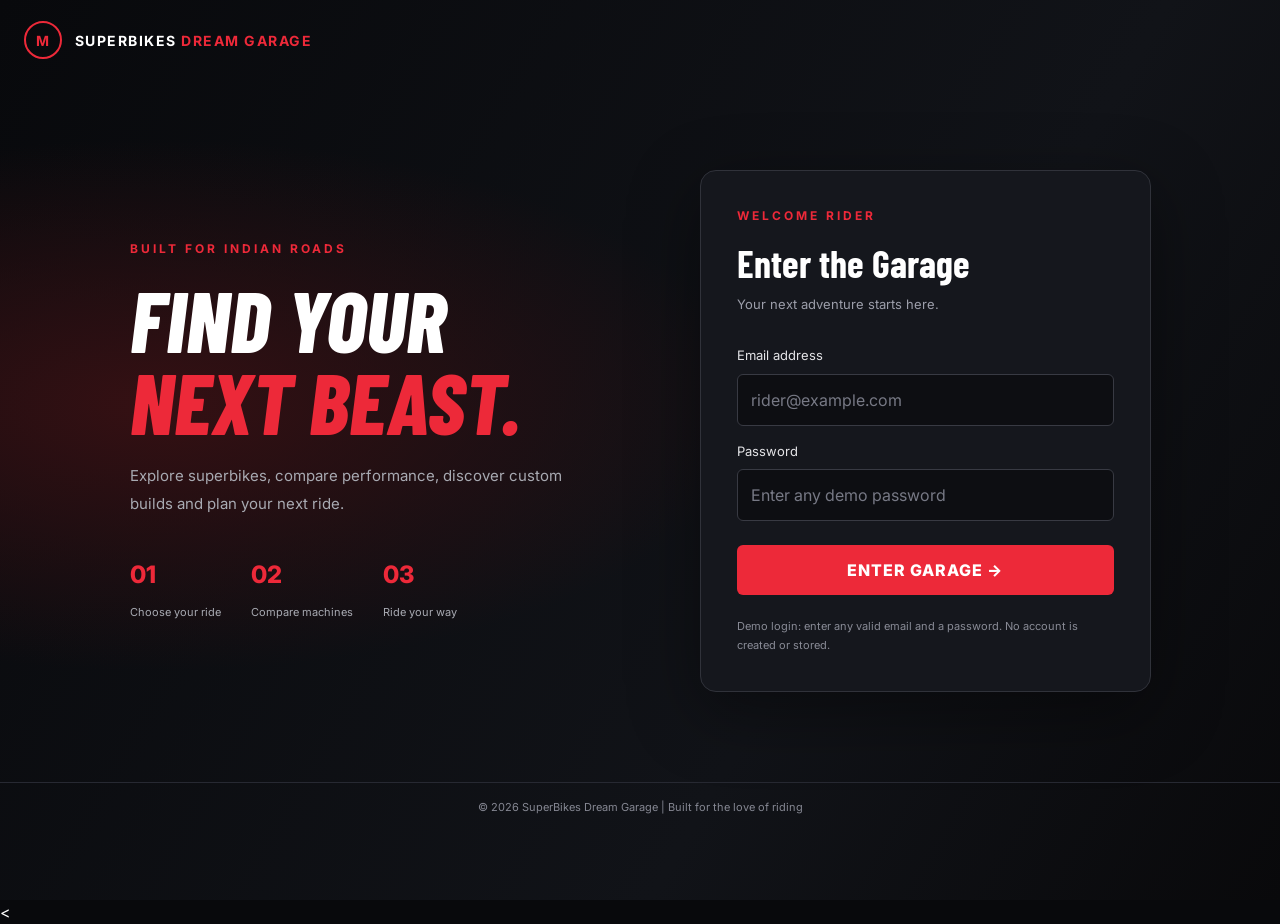
<file: index.html>
<!DOCTYPE html>
<html lang="en">
<head>
<script>
  if (sessionStorage.getItem("sdgDemoAccess") !== "true") {
    window.location.replace("login.html");
  }
</script>
    <meta charset="UTF-8">
    <meta name="viewport" content="width=device-width, initial-scale=1.0">
    <title>Home | SuperBikes Dream Garage</title>

    <!-- Bootstrap CSS -->
    <link href="https://cdn.jsdelivr.net/npm/bootstrap@5.3.3/dist/css/bootstrap.min.css" rel="stylesheet">

    <!-- Custom CSS -->
    <link rel="stylesheet" href="css/style.css">
</head>

<body>

    <!-- NAVBAR -->
    <nav class="navbar navbar-expand-lg navbar-dark garage-navbar">
        <div class="container">
            <a class="navbar-brand fw-bold" href="index.html">
                <span class="brand-icon"></span>
                SUPERBIKES <span class="text-danger">DREAM GARAGE</span>
            </a>

            <button class="navbar-togagler" type="button"
                data-bs-toggle="collapse" data-bs-target="#mainNavbar"
                aria-controls="mainNavbar" aria-expanded="false"
                aria-label="Toggle navigation">
                <span class="navbar-toggler-icon"></span>
            </button>

            <div class="collapse navbar-collapse" id="mainNavbar">
                <<ul class="navbar-nav ms-auto gap-lg-2">
        <li class="nav-item"><a class="nav-link" href="index.html">Home</a></li>
        <li class="nav-item"><a class="nav-link" href="bikes.html">Bikes</a></li>
        <li class="nav-item"><a class="nav-link" href="finder.html">Bike Finder</a></li>
        <li class="nav-item"><a class="nav-link" href="compare.html">Compare</a></li>
        <li class="nav-item"><a class="nav-link" href="cost-calculator.html">Cost Calculator</a></li>
        <li class="nav-item"><a class="nav-link" href="showrooms.html">Showrooms</a></li>
        <li class="nav-item"><a class="nav-link" href="customizer.html">Customizer</a></li>
        <li class="nav-item"><a class="nav-link" href="community.html">Rider Hub</a></li>
        <li class="nav-item"><a class="nav-link" href="contact.html">Contact</a></li>
      </ul>
            </div>
        </div>
    </nav>

    <!-- HERO SECTION -->
    <section class="home-hero">
        <div class="container">
            <div class="row align-items-center g-5">

                <div class="col-lg-7">
                    <p class="section-label">BUILT FOR INDIAN ROADS</p>

                    <h1 class="hero-title">
                        FIND YOUR<br>
                        <span>NEXT BEAST.</span>
                    </h1>

                    <p class="hero-description">
                        Discover powerful superbikes, compare performance,
                        explore custom builds, and find the machine that
                        matches your riding style.
                    </p>

                    <div class="d-flex flex-wrap gap-3 mt-4">
                        <a href="bikes.html" class="btn btn-danger btn-lg">
                            EXPLORE GARAGE →
                        </a>

                        <a href="compare.html" class="btn btn-outline-light btn-lg">
                            COMPARE BIKES
                        </a>
                    </div>

                    <div class="hero-stats">
                        <div>
                            <h3>01</h3>
                            <p>Find Your Ride</p>
                        </div>
                        <div>
                            <h3>02</h3>
                            <p>Compare Machines</p>
                        </div>
                        <div>
                            <h3>03</h3>
                            <p>Ride Your Way</p>
                            </div>
</file>
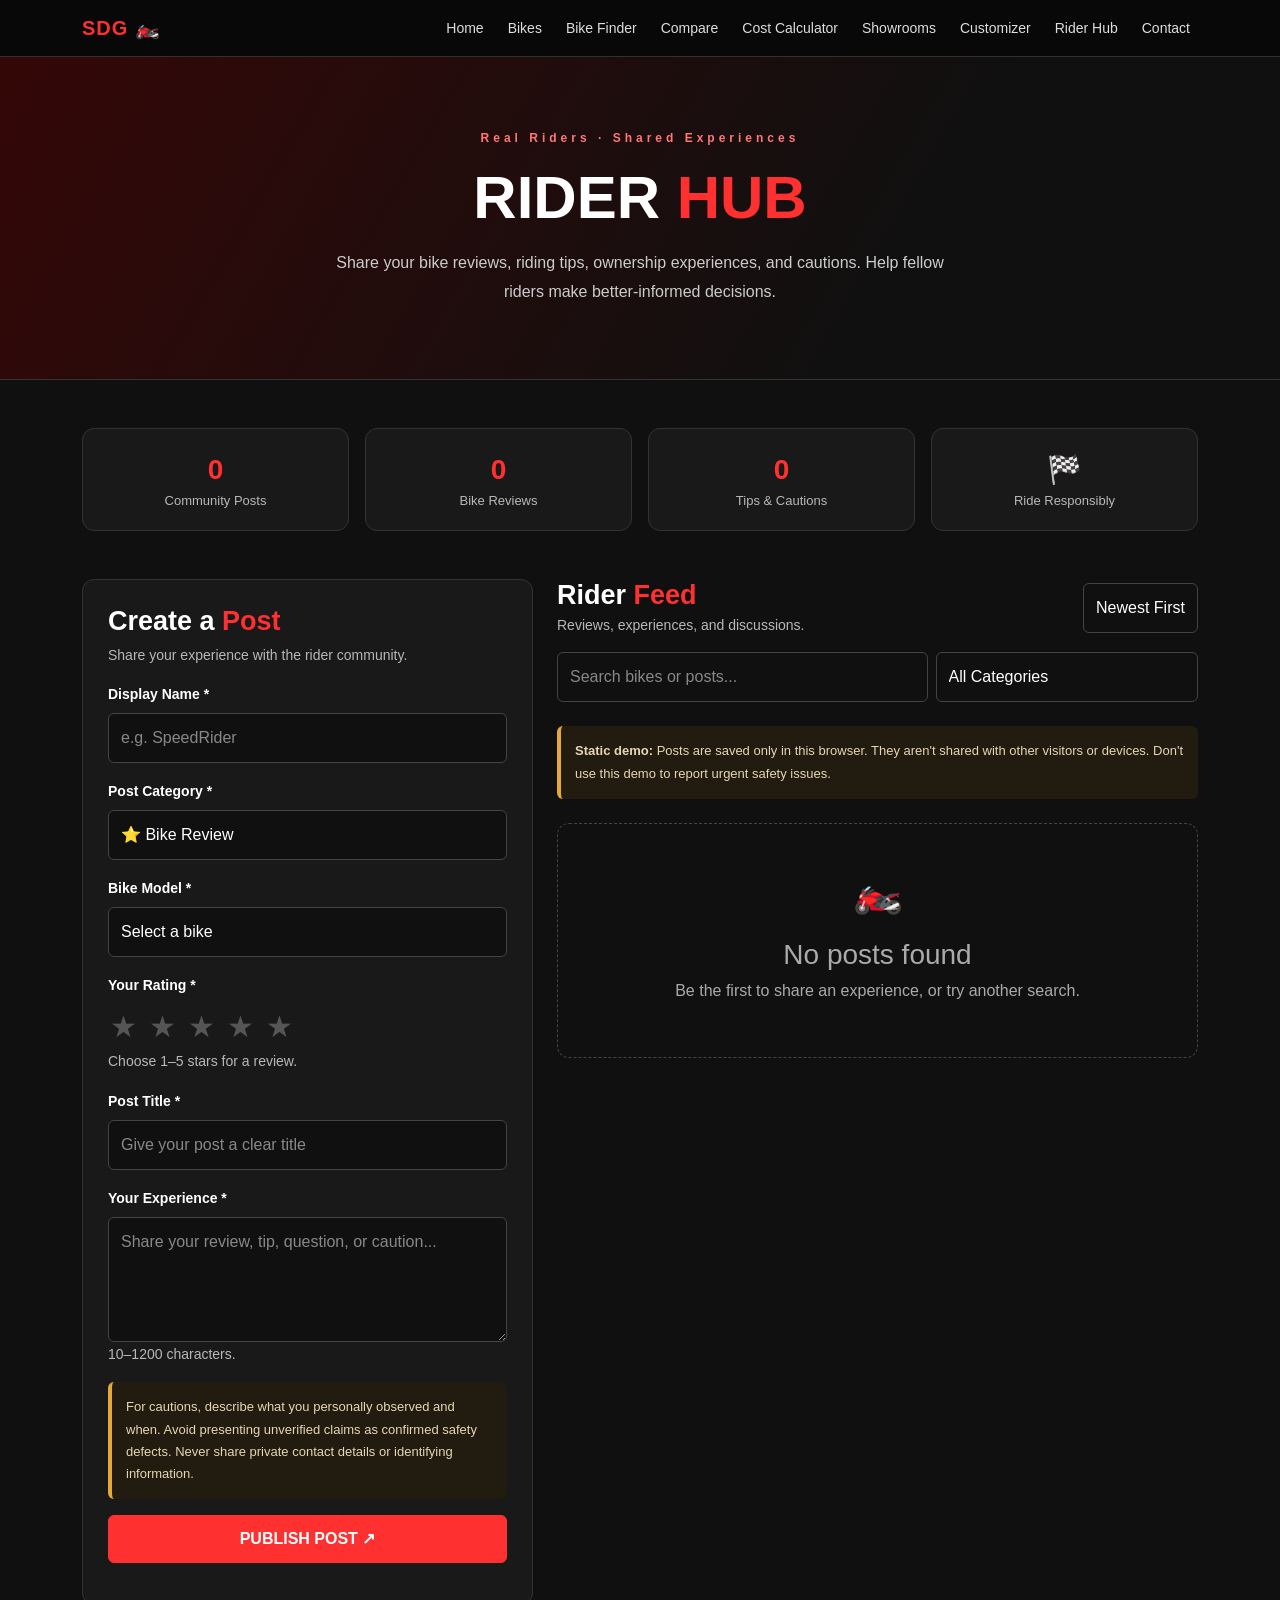
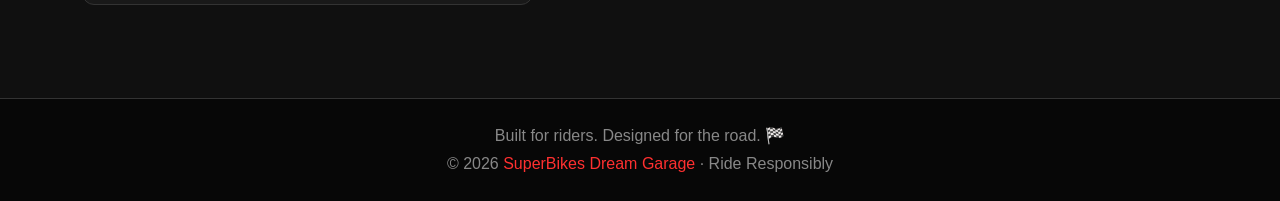
<file: community.html>
<!DOCTYPE html>
<html lang="en">
<head>
  <meta charset="UTF-8">
  <meta name="viewport" content="width=device-width, initial-scale=1.0">
  <title>Rider Hub | SuperBikes Dream Garage</title>

  <link href="https://cdn.jsdelivr.net/npm/bootstrap@5.3.3/dist/css/bootstrap.min.css"
        rel="stylesheet">

  <style>
    :root {
      --red: #ff3030;
      --dark: #101010;
      --card: #191919;
      --muted: #b8b8b8;
    }

    * { box-sizing: border-box; }

    body {
      background: var(--dark);
      color: #fff;
      font-family: Arial, sans-serif;
    }

    .navbar {
      background: #080808;
      border-bottom: 1px solid #303030;
    }

    .navbar-brand {
      color: var(--red) !important;
      font-weight: 900;
      letter-spacing: 1px;
    }

    .nav-link {
      color: #ddd !important;
      font-size: 14px;
    }

    .nav-link:hover, .nav-link.active {
      color: var(--red) !important;
    }

    .hero {
      padding: 72px 20px;
      text-align: center;
      background: linear-gradient(120deg, #350707, #101010 70%);
      border-bottom: 1px solid #333;
    }

    .hero-tag {
      color: #ff7777;
      font-size: 12px;
      font-weight: bold;
      letter-spacing: 4px;
    }

    .hero h1 {
      font-size: clamp(36px, 5vw, 60px);
      font-weight: 900;
      text-transform: uppercase;
      margin: 15px 0;
    }

    .hero h1 span { color: var(--red); }

    .hero p {
      color: #ccc;
      max-width: 650px;
      margin: auto;
      line-height: 1.8;
    }

    .stat-card, .panel, .post-card {
      background: var(--card);
      border: 1px solid #333;
      border-radius: 12px;
    }

    .stat-card {
      padding: 20px;
      text-align: center;
      height: 100%;
    }

    .stat-number {
      color: var(--red);
      font-size: 28px;
      font-weight: 900;
    }

    .stat-label {
      color: var(--muted);
      font-size: 13px;
    }

    .section-title {
      font-size: 27px;
      font-weight: 900;
    }

    .section-title span { color: var(--red); }

    .muted { color: var(--muted); }

    .panel { padding: 25px; }

    .form-label {
      font-weight: bold;
      font-size: 14px;
    }

    .form-control, .form-select {
      background: #101010;
      color: white;
      border: 1px solid #444;
      padding: 12px;
    }

    .form-control:focus, .form-select:focus {
      background: #101010;
      color: white;
      border-color: var(--red);
      box-shadow: 0 0 0 3px #ff303022;
    }

    .form-control::placeholder { color: #888; }

    .form-select option {
      background: #101010;
      color: white;
    }

    textarea.form-control {
      min-height: 125px;
      resize: vertical;
    }

    .btn-red {
      background: var(--red);
      color: white;
      border: 1px solid var(--red);
      font-weight: bold;
      padding: 11px 18px;
    }

    .btn-red:hover {
      background: #d82020;
      color: white;
    }

    .btn-outline-light { font-weight: bold; }

    .star-picker {
      display: flex;
      gap: 8px;
    }

    .star-button {
      border: 0;
      background: transparent;
      color: #555;
      font-size: 30px;
      padding: 0 2px;
      cursor: pointer;
    }

    .star-button.selected { color: #ffc247; }

    .post-card {
      padding: 22px;
      margin-bottom: 16px;
      overflow-wrap: anywhere;
    }

    .post-top {
      display: flex;
      align-items: flex-start;
      justify-content: space-between;
      gap: 12px;
    }

    .avatar {
      width: 43px;
      height: 43px;
      border-radius: 50%;
      display: flex;
      align-items: center;
      justify-content: center;
      background: #3b1111;
      border: 1px solid #6b2929;
      font-size: 20px;
      flex-shrink: 0;
    }

    .post-author {
      font-weight: bold;
      margin-bottom: 3px;
    }

    .post-date {
      color: #999;
      font-size: 12px;
    }

    .post-tag {
      display: inline-block;
      padding: 5px 10px;
      font-size: 11px;
      font-weight: bold;
      border-radius: 30px;
      background: #292929;
      color: #ddd;
      margin-bottom: 12px;
    }

    .tag-review { color: #ffd16b; }
    .tag-tip { color: #7edba1; }
    .tag-caution { color: #ff7777; }
    .tag-discussion { color: #85c5ff; }

    .post-title {
      font-size: 20px;
      font-weight: 800;
      margin-bottom: 10px;
    }

    .post-content {
      color: #ccc;
      font-size: 14px;
      line-height: 1.8;
      white-space: pre-wrap;
      margin-bottom: 16px;
    }

    .post-bike {
      color: #ff7777;
      font-size: 13px;
      font-weight: bold;
      margin-bottom: 10px;
    }

    .post-actions {
      display: flex;
      flex-wrap: wrap;
      gap: 10px;
      border-top: 1px solid #333;
      padding-top: 14px;
    }

    .action-btn {
      border: 1px solid #444;
      background: #222;
      color: #ddd;
      border-radius: 6px;
      padding: 7px 12px;
      font-size: 13px;
    }

    .action-btn:hover {
      border-color: var(--red);
      color: white;
    }

    .empty-state {
      text-align: center;
      padding: 38px 15px;
      border: 1px dashed #444;
      border-radius: 12px;
      color: #aaa;
    }

    .notice {
      border-left: 4px solid #e5a83b;
      background: #211b10;
      color: #e6d6b4;
      border-radius: 6px;
      padding: 14px;
      font-size: 13px;
      line-height: 1.7;
    }

    .safety-note {
      color: #aaa;
      font-size: 12px;
      line-height: 1.6;
    }

    footer {
      background: #070707;
      border-top: 1px solid #333;
      color: #888;
      text-align: center;
      padding: 25px 12px;
      margin-top: 45px;
    }

    footer span { color: var(--red); }

    @media (max-width: 576px) {
      .panel { padding: 18px; }
      .post-card { padding: 17px; }
    }
  </style>
</head>

<body>

<nav class="navbar navbar-expand-lg navbar-dark sticky-top">
  <div class="container">
    <a class="navbar-brand" href="index.html">SDG 🏍️</a>

    <button class="navbar-toggler" type="button"
      data-bs-toggle="collapse" data-bs-target="#mainNav"
      aria-label="Toggle navigation">
      <span class="navbar-toggler-icon"></span>
    </button>

    <div class="collapse navbar-collapse" id="mainNav">
      <ul class="navbar-nav ms-auto gap-lg-2">
        <li class="nav-item"><a class="nav-link" href="index.html">Home</a></li>
        <li class="nav-item"><a class="nav-link" href="bikes.html">Bikes</a></li>
        <li class="nav-item"><a class="nav-link" href="finder.html">Bike Finder</a></li>
        <li class="nav-item"><a class="nav-link" href="compare.html">Compare</a></li>
        <li class="nav-item"><a class="nav-link" href="cost-calculator.html">Cost Calculator</a></li>
        <li class="nav-item"><a class="nav-link" href="showrooms.html">Showrooms</a></li>
        <li class="nav-item"><a class="nav-link" href="customizer.html">Customizer</a></li>
        <li class="nav-item"><a class="nav-link" href="community.html">Rider Hub</a></li>
        <li class="nav-item"><a class="nav-link" href="contact.html">Contact</a></li>
      </ul>
    </div>
  </div>
</nav>

<header class="hero">
  <div class="container">
    <div class="hero-tag">Real Riders · Shared Experiences</div>
    <h1>Rider <span>Hub</span></h1>
    <p>
      Share your bike reviews, riding tips, ownership experiences, and cautions.
      Help fellow riders make better-informed decisions.
    </p>
  </div>
</header>

<main class="container py-5">

  <!-- Community statistics -->
  <section class="row g-3 mb-5">
    <div class="col-6 col-lg-3">
      <div class="stat-card">
        <div class="stat-number" id="totalPosts">0</div>
        <div class="stat-label">Community Posts</div>
      </div>
    </div>
    <div class="col-6 col-lg-3">
      <div class="stat-card">
        <div class="stat-number" id="totalReviews">0</div>
        <div class="stat-label">Bike Reviews</div>
      </div>
    </div>
    <div class="col-6 col-lg-3">
      <div class="stat-card">
        <div class="stat-number" id="totalTips">0</div>
        <div class="stat-label">Tips & Cautions</div>
      </div>
    </div>
    <div class="col-6 col-lg-3">
      <div class="stat-card">
        <div class="stat-number">🏁</div>
        <div class="stat-label">Ride Responsibly</div>
      </div>
    </div>
  </section>

  <div class="row g-4">

    <!-- Create post -->
    <div class="col-lg-5">
      <section class="panel">
        <h2 class="section-title">Create a <span>Post</span></h2>
        <p class="muted small mt-2">
          Share your experience with the rider community.
        </p>

        <form id="postForm">
          <div class="mb-3">
            <label for="author" class="form-label">Display Name *</label>
            <input id="author" class="form-control"
              placeholder="e.g. SpeedRider" required maxlength="35">
          </div>

          <div class="mb-3">
            <label for="postType" class="form-label">Post Category *</label>
            <select id="postType" class="form-select" required>
              <option value="review">⭐ Bike Review</option>
              <option value="tip">🛠️ Maintenance / Riding Tip</option>
              <option value="caution">⚠️ Caution / Potential Issue</option>
              <option value="discussion">💬 Question / Discussion</option>
              <option value="suggestion">💡 Bike Suggestion</option>
            </select>
          </div>

          <div class="mb-3">
            <label for="bike" class="form-label">Bike Model *</label>
            <select id="bike" class="form-select" required>
              <option value="">Select a bike</option>
              <option>Kawasaki Ninja ZX-10R</option>
              <option>Kawasaki Z900</option>
              <option>Yamaha YZF-R1</option>
              <option>Suzuki Hayabusa</option>
              <option>BMW S 1000 RR</option>
              <option>Ducati Panigale V4</option>
              <option>KTM Duke</option>
              <option>Royal Enfield</option>
              <option>Other / General Discussion</option>
            </select>
          </div>

          <div class="mb-3" id="ratingSection">
            <label class="form-label">Your Rating *</label>
            <div class="star-picker" id="starPicker" aria-label="Choose rating">
              <button type="button" class="star-button" data-rating="1"
                aria-label="1 star">★</button>
              <button type="button" class="star-button" data-rating="2"
                aria-label="2 stars">★</button>
              <button type="button" class="star-button" data-rating="3"
                aria-label="3 stars">★</button>
              <button type="button" class="star-button" data-rating="4"
                aria-label="4 stars">★</button>
              <button type="button" class="star-button" data-rating="5"
                aria-label="5 stars">★</button>
            </div>
            <small class="muted" id="ratingText">Choose 1–5 stars for a review.</small>
          </div>

          <div class="mb-3">
            <label for="postTitle" class="form-label">Post Title *</label>
            <input id="postTitle" class="form-control"
              placeholder="Give your post a clear title"
              required maxlength="90">
          </div>

          <div class="mb-3">
            <label for="postContent" class="form-label">Your Experience *</label>
            <textarea id="postContent" class="form-control"
              placeholder="Share your review, tip, question, or caution..."
              required minlength="10" maxlength="1200"></textarea>
            <small class="muted">10–1200 characters.</small>
          </div>

          <div class="notice mb-3">
            For cautions, describe what you personally observed and when.
            Avoid presenting unverified claims as confirmed safety defects.
            Never share private contact details or identifying information.
          </div>

          <button type="submit" class="btn btn-red w-100">
            PUBLISH POST ↗
          </button>
        </form>

        <div class="mt-3 small muted" id="formMessage"
          role="status" aria-live="polite"></div>
      </section>
    </div>

    <!-- Posts feed -->
    <div class="col-lg-7">
      <section>
        <div class="d-flex flex-wrap justify-content-between align-items-center gap-3 mb-3">
          <div>
            <h2 class="section-title mb-1">Rider <span>Feed</span></h2>
            <p class="muted small mb-0">Reviews, experiences, and discussions.</p>
          </div>
          <select id="sortFilter" class="form-select" style="width:auto">
            <option value="newest">Newest First</option>
            <option value="oldest">Oldest First</option>
            <option value="liked">Most Liked</option>
          </select>
        </div>

        <div class="row g-2 mb-4">
          <div class="col-sm-7">
            <input type="search" id="feedSearch" class="form-control"
              placeholder="Search bikes or posts...">
          </div>
          <div class="col-sm-5">
            <select id="categoryFilter" class="form-select">
              <option value="all">All Categories</option>
              <option value="review">Bike Reviews</option>
              <option value="tip">Tips</option>
              <option value="caution">Cautions</option>
              <option value="discussion">Discussions</option>
              <option value="suggestion">Suggestions</option>
            </select>
          </div>
        </div>

        <div class="notice mb-4">
          <strong>Static demo:</strong> Posts are saved only in this browser.
          They aren't shared with other visitors or devices. Don't use this
          demo to report urgent safety issues.
        </div>

        <div id="postFeed"></div>
      </section>
    </div>
  </div>
</main>

<footer>
  <p class="mb-1">Built for riders. Designed for the road. 🏁</p>
  <p class="mb-0">© 2026 <span>SuperBikes Dream Garage</span> · Ride Responsibly</p>
</footer>

<script src="https://cdn.jsdelivr.net/npm/bootstrap@5.3.3/dist/js/bootstrap.bundle.min.js"></script>

<script>
  const STORAGE_KEY = "sdgRiderHubPostsV1";

  const postForm = document.getElementById("postForm");
  const postFeed = document.getElementById("postFeed");
  const formMessage = document.getElementById("formMessage");
  const postType = document.getElementById("postType");
  const ratingSection = document.getElementById("ratingSection");
  const ratingText = document.getElementById("ratingText");
  const starButtons = [...document.querySelectorAll(".star-button")];

  let selectedRating = 0;
  let posts = loadPosts();

  function loadPosts() {
    try {
      const saved = JSON.parse(localStorage.getItem(STORAGE_KEY) || "[]");
      return Array.isArray(saved)
        ? saved.filter(p =>
            p &&
            typeof p.id === "string" &&
            typeof p.author === "string" &&
            typeof p.title === "string" &&
            typeof p.content === "string" &&
            typeof p.type === "string" &&
            typeof p.bike === "string"
          )
        : [];
    } catch (error) {
      return [];
    }
  }

  function savePosts() {
    try {
      localStorage.setItem(STORAGE_KEY, JSON.stringify(posts));
      return true;
    } catch (error) {
      formMessage.textContent =
        "Browser storage is unavailable or full. Your post could not be saved.";
      return false;
    }
  }

  function updateRating() {
    const isReview = postType.value === "review";
    ratingSection.style.display = isReview ? "block" : "none";

    if (!isReview) {
      selectedRating = 0;
    }

    starButtons.forEach(button => {
      const value = Number(button.dataset.rating);
      button.classList.toggle("selected", isReview && value <= selectedRating);
    });

    ratingText.textContent = isReview
      ? (selectedRating ? selectedRating + " out of 5 stars selected." : "Choose 1–5 stars for a review.")
      : "Ratings are available for bike reviews.";
  }

  starButtons.forEach(button => {
    button.addEventListener("click", () => {
      selectedRating = Number(button.dataset.rating);
      updateRating();
    });
  });

  postType.addEventListener("change", updateRating);

  function escapeHTML(value) {
    return String(value).replace(/[&<>"']/g, character => ({
      "&": "&amp;",
      "<": "&lt;",
      ">": "&gt;",
      '"': "&quot;",
      "'": "&#039;"
    })[character]);
  }

  function getCategoryLabel(type) {
    const labels = {
      review: "Bike Review",
      tip: "Maintenance / Riding Tip",
      caution: "Caution / Potential Issue",
      discussion: "Question / Discussion",
      suggestion: "Bike Suggestion"
    };
    return labels[type] || "Community Post";
  }

  function getCategoryClass(type) {
    return {
      review: "tag-review",
      tip: "tag-tip",
      caution: "tag-caution",
      discussion: "tag-discussion",
      suggestion: "tag-discussion"
    }[type] || "";
  }

  function formatDate(value) {
    const date = new Date(value);
    if (Number.isNaN(date.getTime())) return "Date unavailable";
    return date.toLocaleString();
  }

  function renderPosts() {
    const search = document.getElementById("feedSearch").value
      .trim().toLowerCase();
    const category = document.getElementById("categoryFilter").value;
    const sort = document.getElementById("sortFilter").value;

    let filtered = posts.filter(post => {
      const searchable = [
        post.author, post.title, post.content, post.bike,
        getCategoryLabel(post.type)
      ].join(" ").toLowerCase();

      return searchable.includes(search) &&
        (category === "all" || post.type === category);
    });

    if (sort === "oldest") {
      filtered.sort((a, b) => a.createdAt - b.createdAt);
    } else if (sort === "liked") {
      filtered.sort((a, b) => (b.likes || 0) - (a.likes || 0));
    } else {
      filtered.sort((a, b) => b.createdAt - a.createdAt);
    }

    document.getElementById("totalPosts").textContent = posts.length;
    document.getElementById("totalReviews").textContent =
      posts.filter(p => p.type === "review").length;
    document.getElementById("totalTips").textContent =
      posts.filter(p => p.type === "tip" || p.type === "caution").length;

    if (!filtered.length) {
      postFeed.innerHTML = `
        <div class="empty-state">
          <div style="font-size:40px">🏍️</div>
          <h3 class="mt-3">No posts found</h3>
          <p>Be the first to share an experience, or try another search.</p>
        </div>`;
      return;
    }

    postFeed.innerHTML = filtered.map(post => {
      const stars = post.type === "review" && post.rating
        ? `<div style="color:#ffc247;margin-bottom:10px">${"★".repeat(post.rating)}${"☆".repeat(5 - post.rating)}
             <span style="color:#aaa;font-size:12px"> ${post.rating}/5</span>
           </div>`
        : "";

      const caution = post.type === "caution"
        ? `<div class="notice mb-3">Community-submitted caution: verify details independently before acting.</div>`
        : "";

      return `
        <article class="post-card">
          <div class="post-top mb-3">
            <div class="d-flex gap-3">
              <div class="avatar">🏍️</div>
              <div>
                <div class="post-author">${escapeHTML(post.author)}</div>
                <div class="post-date">${escapeHTML(formatDate(post.createdAt))}</div>
              </div>
            </div>
            <span class="post-tag ${getCategoryClass(post.type)}">
              ${escapeHTML(getCategoryLabel(post.type))}
            </span>
          </div>

          <div class="post-bike">🏁 ${escapeHTML(post.bike)}</div>
          <h3 class="post-title">${escapeHTML(post.title)}</h3>
          ${stars}
          ${caution}
          <p class="post-content">${escapeHTML(post.content)}</p>

          <div class="post-actions">
            <button type="button" class="action-btn" data-action="like"
              data-id="${escapeHTML(post.id)}">♥ Like (${post.likes || 0})</button>
            <button type="button" class="action-btn" data-action="delete"
              data-id="${escapeHTML(post.id)}">🗑 Delete</button>
          </div>
        </article>`;
    }).join("");
  }

  postForm.addEventListener("submit", event => {
    event.preventDefault();

    if (!postForm.checkValidity()) {
      postForm.reportValidity();
      return;
    }

    if (postType.value === "review" && selectedRating === 0) {
      formMessage.textContent = "Please select a star rating for your review.";
      return;
    }

    const newPost = {
      id: Date.now().toString() + "-" + Math.random().toString(36).slice(2, 8),
      author: document.getElementById("author").value.trim(),
      type: postType.value,
      bike: document.getElementById("bike").value,
      rating: postType.value === "review" ? selectedRating : 0,
      title: document.getElementById("postTitle").value.trim(),
      content: document.getElementById("postContent").value.trim(),
      createdAt: Date.now(),
      likes: 0
    };

    if (!newPost.author || !newPost.title || newPost.content.length < 10) {
      formMessage.textContent = "Please complete all fields correctly.";
      return;
    }

    posts.unshift(newPost);

    if (!savePosts()) {
      posts.shift();
      return;
    }

    postForm.reset();
    selectedRating = 0;
    updateRating();

    document.getElementById("feedSearch").value = "";
    document.getElementById("categoryFilter").value = "all";
    document.getElementById("sortFilter").value = "newest";

    formMessage.textContent = "Your post has been saved in this browser!";
    renderPosts();
  });

  postFeed.addEventListener("click", event => {
    const button = event.target.closest("button[data-action]");
    if (!button) return;

    const id = button.dataset.id;
    const action = button.dataset.action;
    const index = posts.findIndex(post => post.id === id);

    if (index === -1) return;

    if (action === "like") {
      posts[index].likes = (posts[index].likes || 0) + 1;
    } else if (action === "delete") {
      const confirmed = confirm("Delete this post from this browser?");
      if (!confirmed) return;
      posts.splice(index, 1);
    }

    if (savePosts()) {
      renderPosts();
    }
  });

  document.getElementById("feedSearch")
    .addEventListener("input", renderPosts);

  document.getElementById("categoryFilter")
    .addEventListener("change", renderPosts);

  document.getElementById("sortFilter")
    .addEventListener("change", renderPosts);

  updateRating();
  renderPosts();
</script>

</body>
</html>
</file>
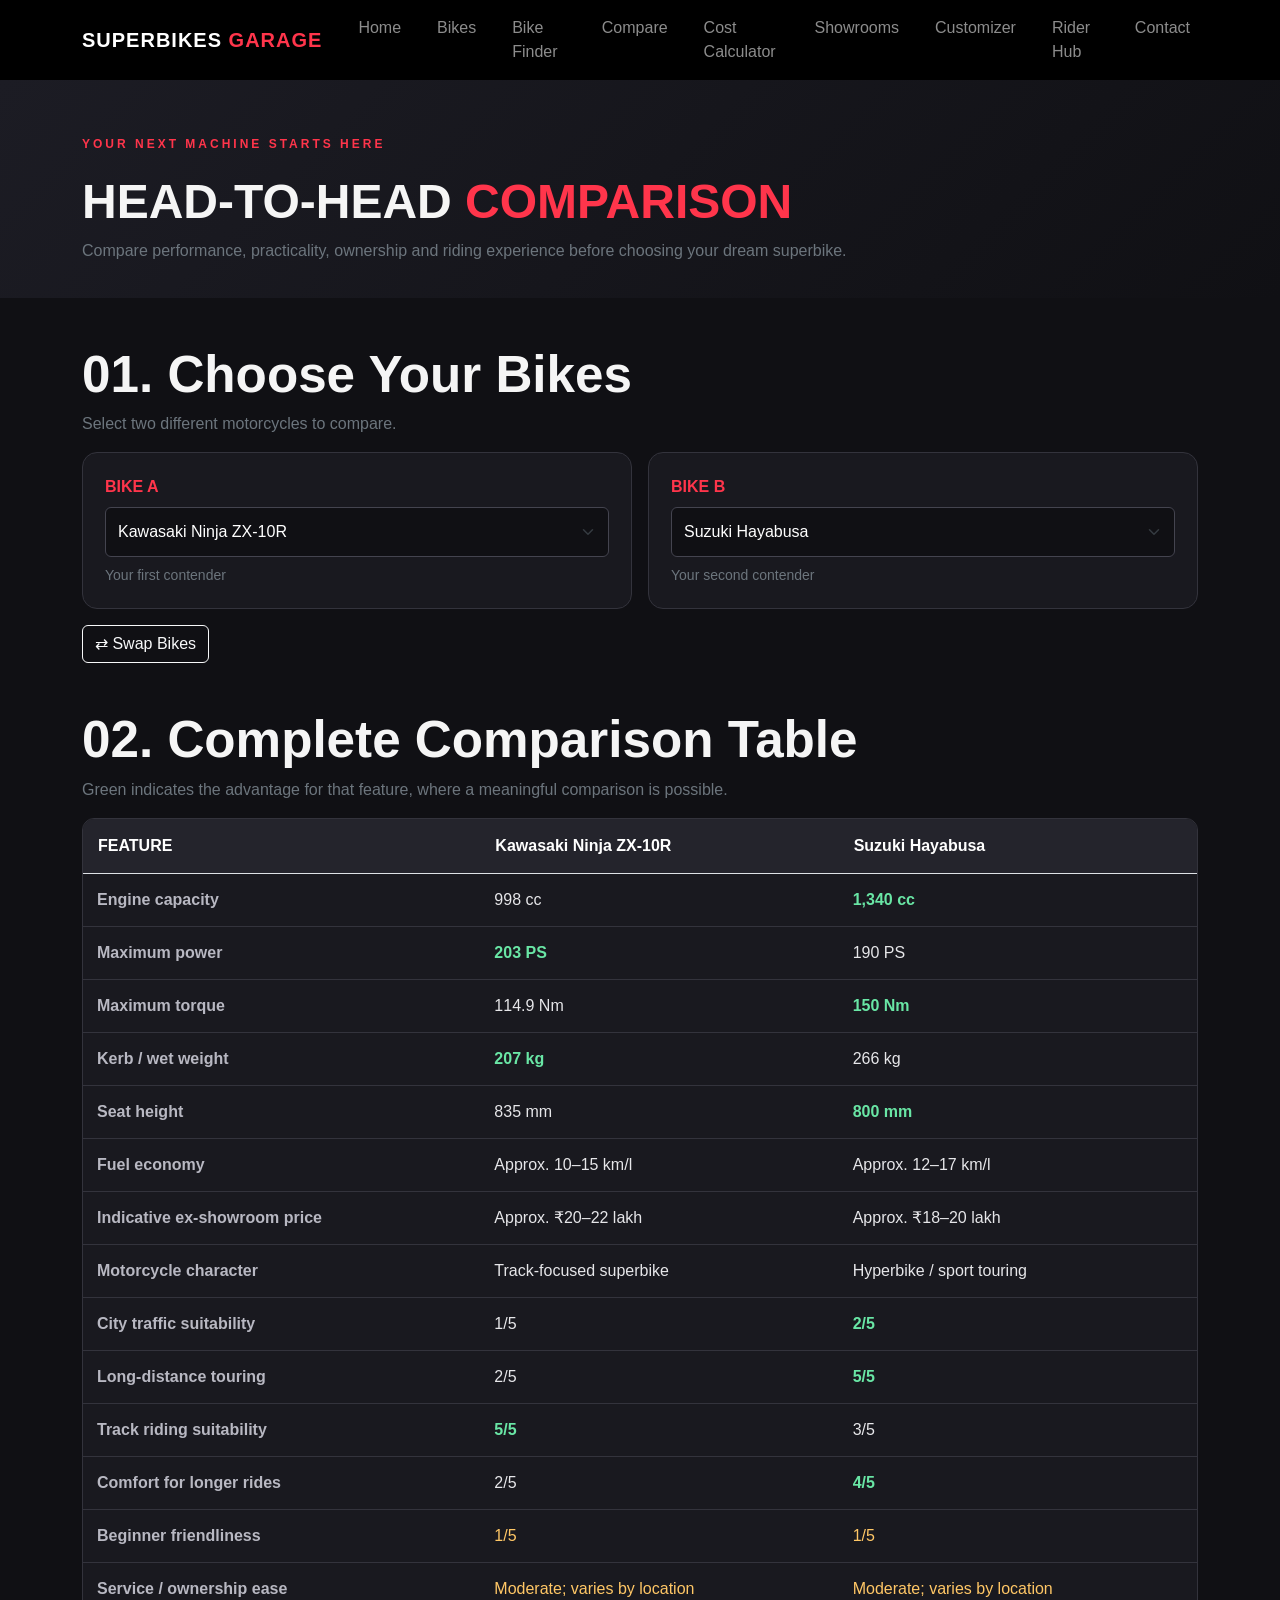
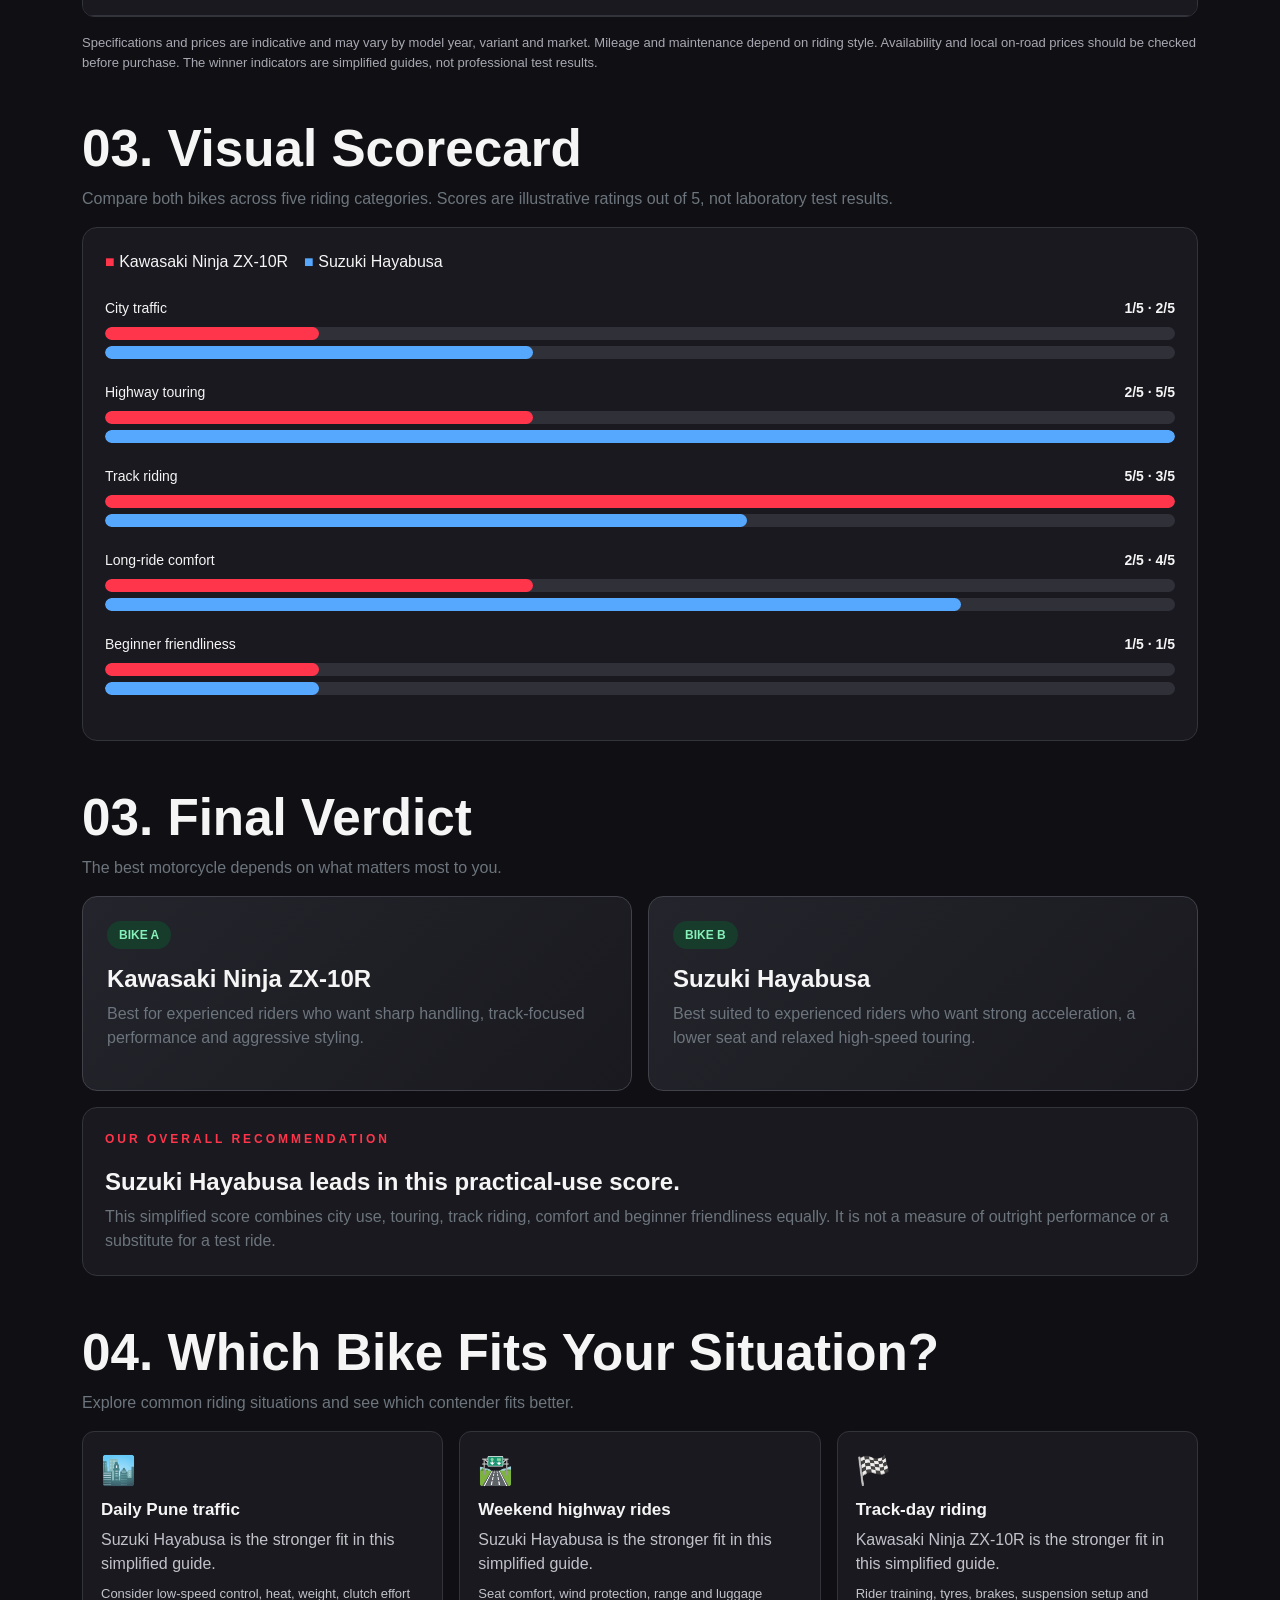
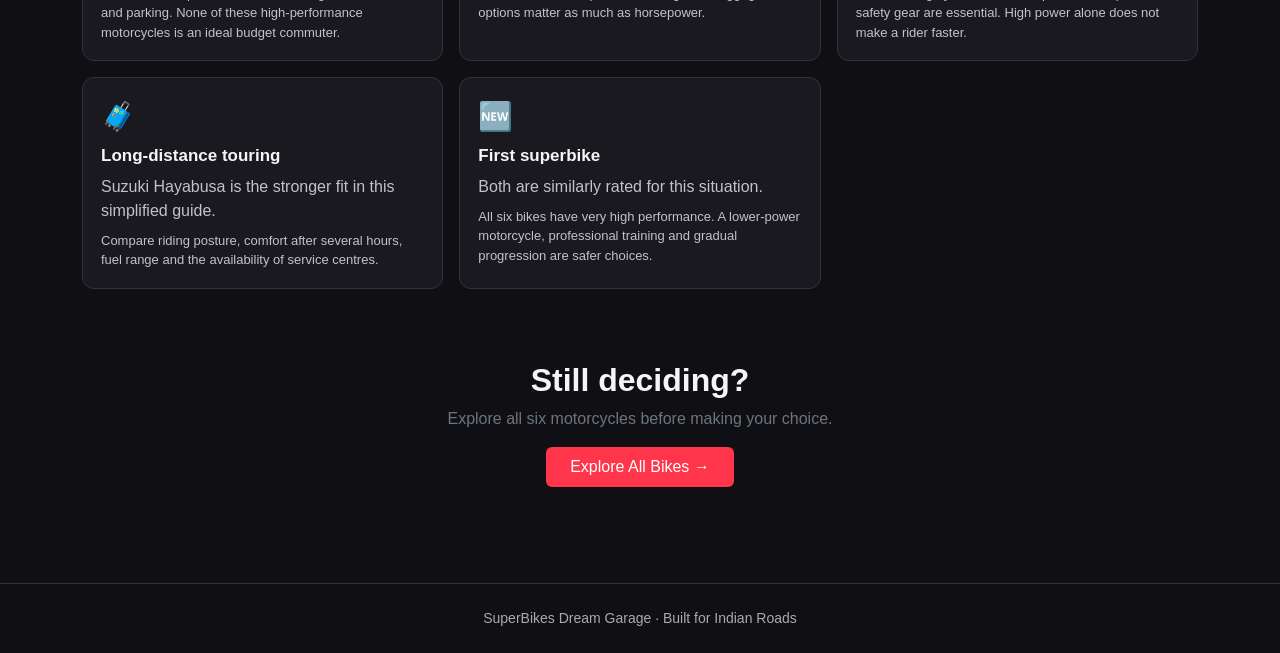
<file: compare.html>
<!DOCTYPE html>
<html lang="en">
<head>
  <meta charset="UTF-8">
  <meta name="viewport" content="width=device-width, initial-scale=1.0">
  <title>Compare Superbikes | SuperBikes Dream Garage</title>
  <link href="https://cdn.jsdelivr.net/npm/bootstrap@5.3.3/dist/css/bootstrap.min.css" rel="stylesheet">
  <link rel="stylesheet" href="css/style.css">

  <style>
    body {
      background: #101014;
      color: #f5f5f5;
    }

    .compare-hero {
      padding: 55px 0 35px;
      background: linear-gradient(135deg, #1c1c24, #101014);
    }

    .eyebrow {
      color: #ff354b;
      letter-spacing: 3px;
      font-weight: 700;
      font-size: 12px;
    }

    .accent { color: #ff354b; }

    .panel {
      background: #19191f;
      border: 1px solid #33333c;
      border-radius: 15px;
      padding: 22px;
      height: 100%;
    }

    .form-select {
      background-color: #101014;
      color: white;
      border-color: #44444f;
      padding: 12px;
    }

    .form-select option {
      background: #19191f;
      color: white;
    }

    .table-wrap {
      overflow-x: auto;
      border: 1px solid #33333c;
      border-radius: 12px;
    }

    .comparison-table {
      min-width: 680px;
      margin: 0;
      color: #f5f5f5;
      vertical-align: middle;
    }

    .comparison-table th {
      background: #24242c;
      color: white;
      padding: 15px;
      white-space: nowrap;
    }

    .comparison-table td {
      background: #19191f;
      color: #e6e6e9;
      padding: 14px;
      border-color: #33333c;
    }

    .comparison-table td:first-child {
      color: #b8b8c2;
      font-weight: 600;
    }

    .winner {
      color: #69e6a5 !important;
      font-weight: 700;
    }

    .tie {
      color: #ffc766 !important;
    }

    .section-title {
      font-weight: 800;
      margin-bottom: 8px;
    }

    .verdict-card {
      background: linear-gradient(135deg, #24242c, #19191f);
      border: 1px solid #41414b;
      border-radius: 15px;
      padding: 24px;
      height: 100%;
    }

    .winner-label {
      display: inline-block;
      background: #173c2c;
      color: #85f0b7;
      border-radius: 30px;
      padding: 5px 12px;
      font-size: 12px;
      font-weight: 700;
    }

    .situation {
      background: #19191f;
      border: 1px solid #33333c;
      border-radius: 12px;
      padding: 18px;
      height: 100%;
    }

    .situation h3 {
      font-size: 17px;
      font-weight: 700;
    }

    .situation p {
      color: #c2c2cb;
      margin-bottom: 0;
    }

    .note {
      color: #a8a8b3;
      font-size: 13px;
    }

    .btn-red {
      background: #ff354b;
      color: white;
      border: none;
    }

    .btn-red:hover {
      background: #db2037;
      color: white;
    }

    footer {
      border-top: 1px solid #33333c;
      color: #aaa;
    }
    
.score-row {
  margin-bottom: 23px;
}

.score-label {
  display: flex;
  justify-content: space-between;
  gap: 12px;
  font-size: 14px;
  margin-bottom: 8px;
}

.score-track {
  height: 13px;
  background: #303039;
  border-radius: 20px;
  overflow: hidden;
  margin-bottom: 6px;
}

.score-bar {
  height: 100%;
  width: 0;
  border-radius: 20px;
  transition: width 0.45s ease;
}

.score-a {
  background: #ff354b;
}

.score-b {
  background: #56a8ff;
}

  </style>
</head>

<body>

<nav class="navbar navbar-expand-lg navbar-dark bg-black">
  <div class="container">
    <a class="navbar-brand fw-bold" href="index.html">
      SUPERBIKES<span class="accent"> GARAGE</span>
    </a>

    <button class="navbar-toggler" type="button"
      data-bs-toggle="collapse" data-bs-target="#mainNav"
      aria-controls="mainNav" aria-expanded="false"
      aria-label="Toggle navigation">
      <span class="navbar-toggler-icon"></span>
    </button>

    <div class="collapse navbar-collapse" id="mainNav">
      <ul class="navbar-nav ms-auto gap-lg-2">
        <li class="nav-item"><a class="nav-link" href="index.html">Home</a></li>
        <li class="nav-item"><a class="nav-link" href="bikes.html">Bikes</a></li>
        <li class="nav-item"><a class="nav-link" href="finder.html">Bike Finder</a></li>
        <li class="nav-item"><a class="nav-link" href="compare.html">Compare</a></li>
        <li class="nav-item"><a class="nav-link" href="cost-calculator.html">Cost Calculator</a></li>
        <li class="nav-item"><a class="nav-link" href="showrooms.html">Showrooms</a></li>
        <li class="nav-item"><a class="nav-link" href="customizer.html">Customizer</a></li>
        <li class="nav-item"><a class="nav-link" href="community.html">Rider Hub</a></li>
        <li class="nav-item"><a class="nav-link" href="contact.html">Contact</a></li>

      </div>
    </div>
  </div>
</nav>

<header class="compare-hero">
  <div class="container">
    <p class="eyebrow">YOUR NEXT MACHINE STARTS HERE</p>
    <h1 class="display-5 fw-bold">
      HEAD-TO-HEAD <span class="accent">COMPARISON</span>
    </h1>
    <p class="text-secondary mb-0">
      Compare performance, practicality, ownership and riding experience
      before choosing your dream superbike.
    </p>
  </div>
</header>

<main class="container py-5">

  <section class="mb-5">
    <h2 class="section-title">01. Choose Your Bikes</h2>
    <p class="text-secondary">Select two different motorcycles to compare.</p>

    <div class="row g-3">
      <div class="col-md-6">
        <div class="panel">
          <label for="bikeA" class="form-label fw-bold">
            <span class="accent">BIKE A</span>
          </label>
          <select id="bikeA" class="form-select"></select>
          <p class="small text-secondary mt-2 mb-0">Your first contender</p>
        </div>
      </div>

      <div class="col-md-6">
        <div class="panel">
          <label for="bikeB" class="form-label fw-bold">
            <span class="accent">BIKE B</span>
          </label>
          <select id="bikeB" class="form-select"></select>
          <p class="small text-secondary mt-2 mb-0">Your second contender</p>
        </div>
      </div>
    </div>

    <button id="swapButton" class="btn btn-outline-light mt-3">
      ⇄ Swap Bikes
    </button>
  </section>

  <section class="mb-5">
    <h2 class="section-title">02. Complete Comparison Table</h2>
    <p class="text-secondary">
      Green indicates the advantage for that feature, where a meaningful
      comparison is possible.
    </p>

    <div class="table-wrap">
      <table class="table comparison-table">
        <thead>
          <tr>
            <th>FEATURE</th>
            <th id="headA">Bike A</th>
            <th id="headB">Bike B</th>
          </tr>
        </thead>
        <tbody id="comparisonRows"></tbody>
      </table>
    </div>

    <p class="note mt-3">
      Specifications and prices are indicative and may vary by model year,
      variant and market. Mileage and maintenance depend on riding style.
      Availability and local on-road prices should be checked before purchase.
      The winner indicators are simplified guides, not professional test results.
    </p>
  </section>

  <section class="mb-5">
    
<section class="mb-5" id="scoreChartSection">
  <h2 class="section-title">03. Visual Scorecard</h2>
  <p class="text-secondary">
    Compare both bikes across five riding categories.
    Scores are illustrative ratings out of 5, not laboratory test results.
  </p>

  <div class="panel">
    <div class="d-flex flex-wrap gap-3 mb-4">
      <span><span style="color:#ff354b">■</span> <span id="chartBikeA">Bike A</span></span>
      <span><span style="color:#56a8ff">■</span> <span id="chartBikeB">Bike B</span></span>
    </div>
    <div id="scoreChart"></div>
  </div>
</section>

    <h2 class="section-title">03. Final Verdict</h2>
    <p class="text-secondary">
      The best motorcycle depends on what matters most to you.
    </p>

    <div class="row g-3">
      <div class="col-md-6">
        <div class="verdict-card">
          <span class="winner-label">BIKE A</span>
          <h3 id="verdictNameA" class="h4 fw-bold mt-3"></h3>
          <p id="verdictA" class="text-secondary"></p>
        </div>
      </div>

      <div class="col-md-6">
        <div class="verdict-card">
          <span class="winner-label">BIKE B</span>
          <h3 id="verdictNameB" class="h4 fw-bold mt-3"></h3>
          <p id="verdictB" class="text-secondary"></p>
        </div>
      </div>
    </div>

    <div class="panel mt-3">
      <p class="eyebrow">OUR OVERALL RECOMMENDATION</p>
      <h3 id="overallTitle" class="h4 fw-bold"></h3>
      <p id="overallText" class="text-secondary mb-0"></p>
    </div>
  </section>

  <section class="mb-5">
    <h2 class="section-title">04. Which Bike Fits Your Situation?</h2>
    <p class="text-secondary">
      Explore common riding situations and see which contender fits better.
    </p>

    <div id="situations" class="row g-3"></div>
  </section>

  <section class="text-center py-4">
    <h2 class="fw-bold">Still deciding?</h2>
    <p class="text-secondary">
      Explore all six motorcycles before making your choice.
    </p>
    <a href="bikes.html" class="btn btn-red px-4 py-2">
      Explore All Bikes →
    </a>
  </section>

</main>

<footer class="py-4 mt-4">
  <div class="container text-center small">
    SuperBikes Dream Garage · Built for Indian Roads
  </div>
</footer>

<script>
const bikes = [
  {
    name: "Kawasaki Ninja ZX-10R",
    cc: 998,
    power: 203,
    torque: 114.9,
    weight: 207,
    seat: 835,
    mileage: "Approx. 10–15 km/l",
    price: "Approx. ₹20–22 lakh",
    category: "Track-focused superbike",
    comfort: 2,
    city: 1,
    touring: 2,
    track: 5,
    beginner: 1,
    maintenance: 3,
    description: "Best for experienced riders who want sharp handling, track-focused performance and aggressive styling."
  },
  {
    name: "Yamaha YZF-R1",
    cc: 998,
    power: 200,
    torque: 112.4,
    weight: 201,
    seat: 855,
    mileage: "Approx. 10–15 km/l",
    price: "Varies; new India availability limited",
    category: "Track-focused superbike",
    comfort: 2,
    city: 1,
    touring: 2,
    track: 5,
    beginner: 1,
    maintenance: 3,
    description: "A strong choice for experienced sportbike enthusiasts who value precise handling and a racing character."
  },
  {
    name: "Suzuki Hayabusa",
    cc: 1340,
    power: 190,
    torque: 150,
    weight: 266,
    seat: 800,
    mileage: "Approx. 12–17 km/l",
    price: "Approx. ₹18–20 lakh",
    category: "Hyperbike / sport touring",
    comfort: 4,
    city: 2,
    touring: 5,
    track: 3,
    beginner: 1,
    maintenance: 3,
    description: "Best suited to experienced riders who want strong acceleration, a lower seat and relaxed high-speed touring."
  },
  {
    name: "BMW S 1000 RR",
    cc: 999,
    power: 210,
    torque: 113,
    weight: 197,
    seat: 832,
    mileage: "Approx. 10–16 km/l",
    price: "Approx. ₹23–25 lakh",
    category: "Performance superbike",
    comfort: 2,
    city: 1,
    touring: 2,
    track: 5,
    beginner: 1,
    maintenance: 2,
    description: "A high-performance option for riders seeking advanced electronics, strong acceleration and a lightweight feel."
  },
  {
    name: "Ducati Panigale V4",
    cc: 1103,
    power: 216,
    torque: 120.9,
    weight: 191,
    seat: 850,
    mileage: "Approx. 10–15 km/l",
    price: "Approx. ₹30 lakh or more",
    category: "Premium superbike",
    comfort: 1,
    city: 1,
    touring: 1,
    track: 5,
    beginner: 1,
    maintenance: 1,
    description: "Best for experienced enthusiasts who prioritize exotic design, premium engineering and track performance."
  },
  {
    name: "Kawasaki Ninja H2",
    cc: 998,
    power: 231,
    torque: 141.7,
    weight: 238,
    seat: 825,
    mileage: "Approx. 8–13 km/l",
    price: "Approx. ₹35 lakh or more",
    category: "Supercharged hypersport",
    comfort: 1,
    city: 1,
    touring: 2,
    track: 4,
    beginner: 1,
    maintenance: 1,
    description: "An exclusive supercharged machine for experienced riders who want distinctive engineering and extreme performance."
  }
];

const $ = id => document.getElementById(id);
const selectA = $("bikeA");
const selectB = $("bikeB");

bikes.forEach((bike, index) => {
  selectA.add(new Option(bike.name, index));
  selectB.add(new Option(bike.name, index));
});

selectA.value = "0";
selectB.value = "2";

const rows = [
  ["Engine capacity", b => `${b.cc.toLocaleString("en-IN")} cc`, "cc", "high"],
  ["Maximum power", b => `${b.power} PS`, "power", "high"],
  ["Maximum torque", b => `${b.torque} Nm`, "torque", "high"],
  ["Kerb / wet weight", b => `${b.weight} kg`, "weight", "low"],
  ["Seat height", b => `${b.seat} mm`, "seat", "low"],
  ["Fuel economy", b => b.mileage, "none", "none"],
  ["Indicative ex-showroom price", b => b.price, "none", "none"],
  ["Motorcycle character", b => b.category, "none", "none"],
  ["City traffic suitability", b => rating(b.city), "city", "high"],
  ["Long-distance touring", b => rating(b.touring), "touring", "high"],
  ["Track riding suitability", b => rating(b.track), "track", "high"],
  ["Comfort for longer rides", b => rating(b.comfort), "comfort", "high"],
  ["Beginner friendliness", b => rating(b.beginner), "beginner", "high"],
  ["Service / ownership ease", b => maintenanceLabel(b.maintenance), "maintenance", "high"]
];

function rating(value) {
  return `${value}/5`;
}

function maintenanceLabel(value) {
  return ["", "High cost / specialist care", "Above-average ownership cost",
    "Moderate; varies by location", "Relatively manageable", "Not rated"][value];
}

function compareClass(a, b, key, direction) {
  if (direction === "none" || key === "none") return "";
  if (a[key] === b[key]) return "tie";
  const aWins = direction === "low" ? a[key] < b[key] : a[key] > b[key];
  return aWins ? "winner" : "";
}

function makeVerdict(bike) {
  return bike.description;
}

function situationWinner(a, b, key) {
  if (a[key] === b[key]) return `Both are similarly rated for this situation.`;
  return a[key] > b[key]
    ? `${a.name} is the stronger fit in this simplified guide.`
    : `${b.name} is the stronger fit in this simplified guide.`;
}

function render() {
  const a = bikes[Number(selectA.value)];
  const b = bikes[Number(selectB.value)];

  $("headA").textContent = a.name;
  $("headB").textContent = b.name;

  $("comparisonRows").innerHTML = rows.map(([label, formatter, key, direction]) => {
    const classA = compareClass(a, b, key, direction);
    const classB = compareClass(b, a, key, direction);
    return `
      <tr>
        <td>${label}</td>
        <td class="${classA}">${formatter(a)}</td>
        <td class="${classB}">${formatter(b)}</td>
      </tr>`;
  }).join("");

  $("verdictNameA").textContent = a.name;
  $("verdictNameB").textContent = b.name;
  $("verdictA").textContent = makeVerdict(a);
  $("verdictB").textContent = makeVerdict(b);

  const scoreKeys = ["city", "touring", "track", "comfort", "beginner"];
  
  $("chartBikeA").textContent = a.name;
  $("chartBikeB").textContent = b.name;

  const chartCategories = [
    ["City traffic", "city"],
    ["Highway touring", "touring"],
    ["Track riding", "track"],
    ["Long-ride comfort", "comfort"],
    ["Beginner friendliness", "beginner"]
  ];

  $("scoreChart").innerHTML = chartCategories.map(([label, key]) => `
    <div class="score-row">
      <div class="score-label">
        <span>${label}</span>
        <strong>${a[key]}/5 · ${b[key]}/5</strong>
      </div>

      <div class="score-track" aria-label="${label}: ${a.name} ${a[key]} out of 5">
        <div class="score-bar score-a" style="width:${a[key] * 20}%"></div>
      </div>

      <div class="score-track" aria-label="${label}: ${b.name} ${b[key]} out of 5">
        <div class="score-bar score-b" style="width:${b[key] * 20}%"></div>
      </div>
    </div>
  `).join("");

  const scoreA = scoreKeys.reduce((sum, key) => sum + a[key], 0);
  const scoreB = scoreKeys.reduce((sum, key) => sum + b[key], 0);

  if (scoreA === scoreB) {
    $("overallTitle").textContent = "It depends on your priorities.";
    $("overallText").textContent =
      "Neither bike wins across every category. Use the situations below and consider your budget, experience, test-ride comfort and local service availability.";
  } else {
    const winner = scoreA > scoreB ? a : b;
    $("overallTitle").textContent = `${winner.name} leads in this practical-use score.`;
    $("overallText").textContent =
      "This simplified score combines city use, touring, track riding, comfort and beginner friendliness equally. It is not a measure of outright performance or a substitute for a test ride.";
  }

  const useCases = [
    ["🏙️", "Daily Pune traffic", "city",
      "Consider low-speed control, heat, weight, clutch effort and parking. None of these high-performance motorcycles is an ideal budget commuter."],
    ["🛣️", "Weekend highway rides", "touring",
      "Seat comfort, wind protection, range and luggage options matter as much as horsepower."],
    ["🏁", "Track-day riding", "track",
      "Rider training, tyres, brakes, suspension setup and safety gear are essential. High power alone does not make a rider faster."],
    ["🧳", "Long-distance touring", "touring",
      "Compare riding posture, comfort after several hours, fuel range and the availability of service centres."],
    ["🆕", "First superbike", "beginner",
      "All six bikes have very high performance. A lower-power motorcycle, professional training and gradual progression are safer choices."]
  ];

  $("situations").innerHTML = useCases.map(([icon, title, key, note]) => `
    <div class="col-md-6 col-lg-4">
      <article class="situation">
        <div class="fs-3 mb-2">${icon}</div>
        <h3>${title}</h3>
        <p>${situationWinner(a, b, key)}</p>
        <p class="note mt-2">${note}</p>
      </article>
    </div>
  `).join("");
}

$("swapButton").addEventListener("click", () => {
  const oldA = selectA.value;
  selectA.value = selectB.value;
  selectB.value = oldA;
  render();
});

selectA.addEventListener("change", () => {
  if (selectA.value === selectB.value) {
    const alternative = bikes.findIndex((bike, index) =>
      String(index) !== selectA.value
    );
    selectB.value = String(alternative);
  }
  render();
});

selectB.addEventListener("change", () => {
  if (selectA.value === selectB.value) {
    const alternative = bikes.findIndex((bike, index) =>
      String(index) !== selectB.value
    );
    selectA.value = String(alternative);
  }
  render();
});

render();
</script>

<script src="https://cdn.jsdelivr.net/npm/bootstrap@5.3.3/dist/js/bootstrap.bundle.min.js"></script>
</body>
</html>
</file>
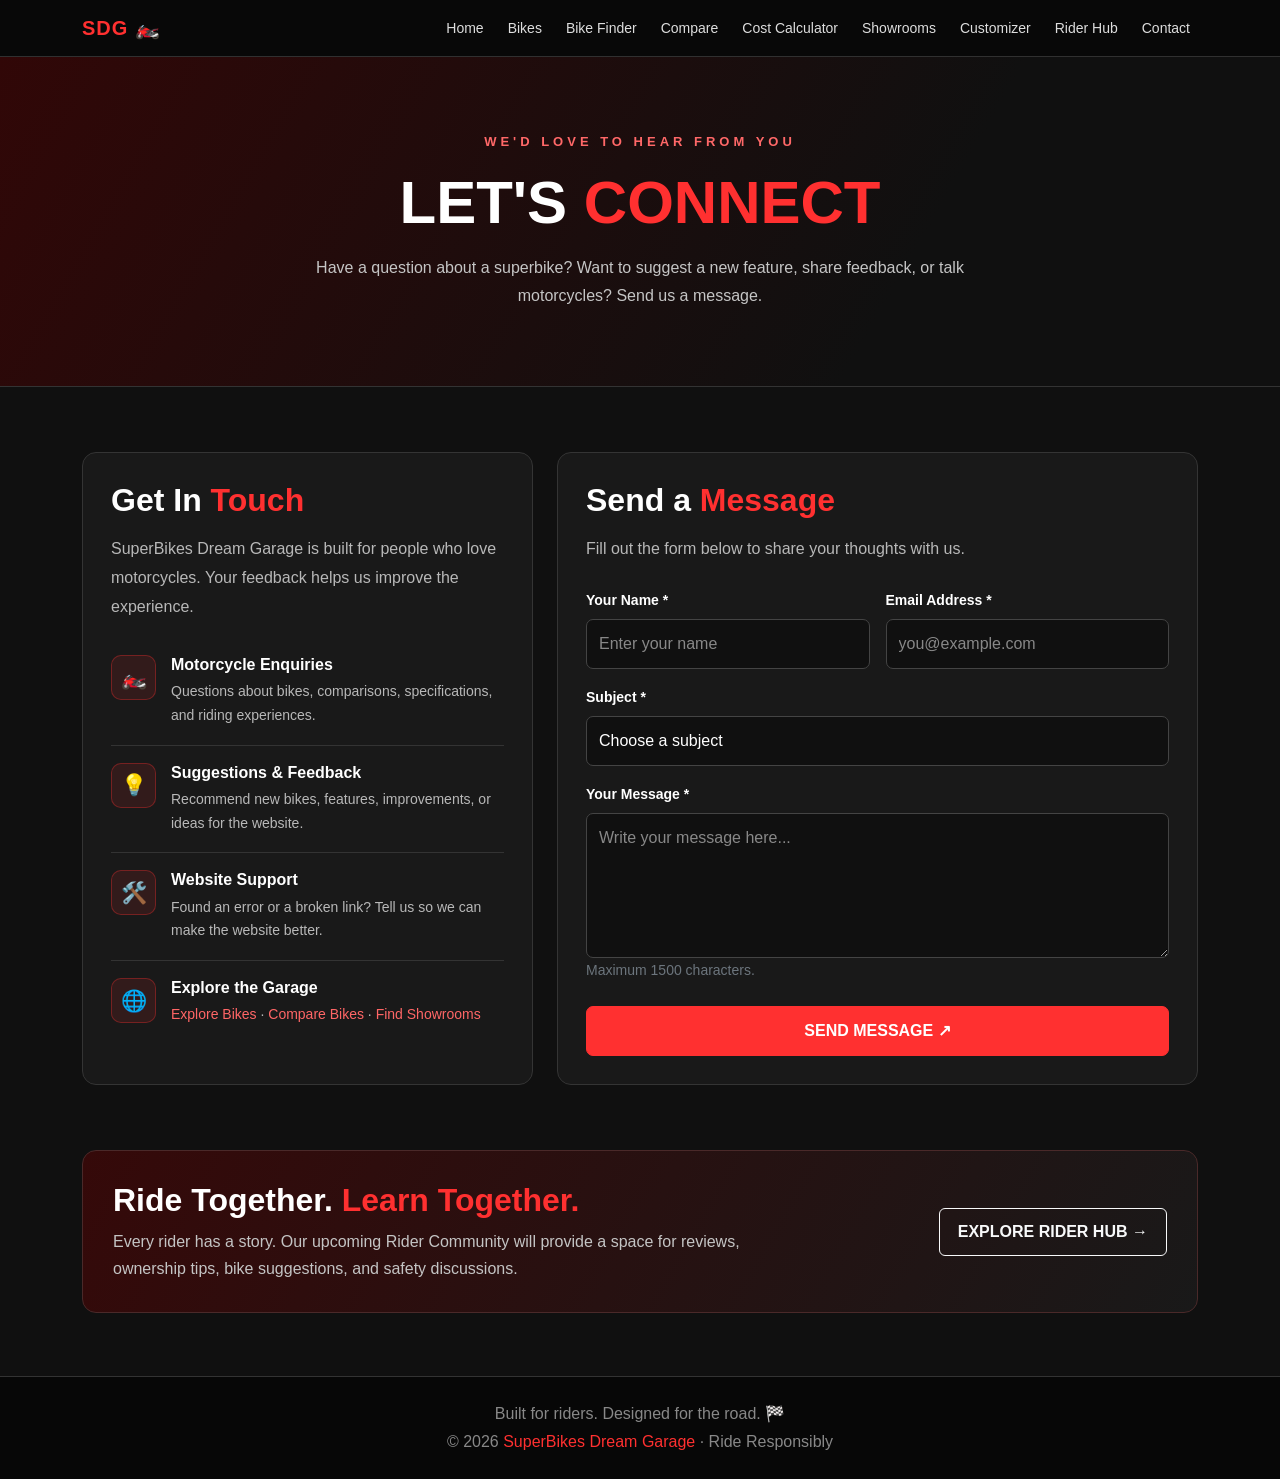
<file: contact.html>
<!DOCTYPE html>
<html lang="en">
<head>
  <meta charset="UTF-8">
  <meta name="viewport" content="width=device-width, initial-scale=1.0">

  <title>Contact Us | SuperBikes Dream Garage</title>

  <link
    href="https://cdn.jsdelivr.net/npm/bootstrap@5.3.3/dist/css/bootstrap.min.css"
    rel="stylesheet">

  <style>
    :root {
      --red: #ff3030;
      --dark: #101010;
      --card: #191919;
      --muted: #b8b8b8;
    }

    * {
      box-sizing: border-box;
    }

    body {
      background: var(--dark);
      color: white;
      font-family: Arial, sans-serif;
    }

    .navbar {
      background: #080808;
      border-bottom: 1px solid #303030;
    }

    .navbar-brand {
      color: var(--red) !important;
      font-weight: 900;
      letter-spacing: 1px;
    }

    .nav-link {
      color: #ddd !important;
      font-size: 14px;
    }

    .nav-link:hover,
    .nav-link.active {
      color: var(--red) !important;
    }

    .hero {
      padding: 75px 20px;
      text-align: center;
      background:
        linear-gradient(120deg, #310707, #101010 70%);
      border-bottom: 1px solid #333;
    }

    .hero-tag {
      color: #ff6868;
      font-size: 13px;
      font-weight: bold;
      letter-spacing: 4px;
      text-transform: uppercase;
    }

    .hero h1 {
      font-size: clamp(36px, 5vw, 60px);
      font-weight: 900;
      text-transform: uppercase;
      margin: 15px 0;
    }

    .hero h1 span {
      color: var(--red);
    }

    .hero p {
      color: #c5c5c5;
      max-width: 650px;
      margin: 0 auto;
      line-height: 1.8;
    }

    .contact-section {
      padding: 65px 0;
    }

    .section-title {
      font-size: 32px;
      font-weight: 900;
    }

    .section-title span {
      color: var(--red);
    }

    .section-description {
      color: var(--muted);
      line-height: 1.8;
    }

    .contact-card,
    .form-card {
      height: 100%;
      background: var(--card);
      border: 1px solid #343434;
      border-radius: 14px;
      padding: 28px;
    }

    .contact-item {
      display: flex;
      align-items: flex-start;
      gap: 15px;
      padding: 17px 0;
      border-bottom: 1px solid #333;
    }

    .contact-item:last-child {
      border-bottom: none;
    }

    .contact-icon {
      width: 45px;
      height: 45px;
      display: flex;
      align-items: center;
      justify-content: center;
      flex-shrink: 0;
      background: #ff30301c;
      border: 1px solid #ff303055;
      border-radius: 10px;
      font-size: 21px;
    }

    .contact-item h3 {
      font-size: 16px;
      font-weight: bold;
      margin-bottom: 6px;
    }

    .contact-item p {
      color: var(--muted);
      font-size: 14px;
      line-height: 1.7;
      margin: 0;
    }

    .contact-item a {
      color: #ff6666;
      text-decoration: none;
    }

    .contact-item a:hover {
      text-decoration: underline;
    }

    .form-label {
      font-size: 14px;
      font-weight: bold;
      margin-bottom: 8px;
    }

    .form-control,
    .form-select {
      background: #101010;
      color: white;
      border: 1px solid #444;
      padding: 12px;
      border-radius: 7px;
    }

    .form-control:focus,
    .form-select:focus {
      background: #101010;
      color: white;
      border-color: var(--red);
      box-shadow: 0 0 0 3px #ff303022;
    }

    .form-control::placeholder {
      color: #888;
    }

    .form-select option {
      background: #101010;
      color: white;
    }

    textarea.form-control {
      min-height: 145px;
      resize: vertical;
    }

    .btn-red {
      background: var(--red);
      color: white;
      border: 1px solid var(--red);
      padding: 12px 22px;
      font-weight: bold;
      border-radius: 7px;
      transition: 0.2s;
    }

    .btn-red:hover {
      background: #d82020;
      color: white;
      transform: translateY(-2px);
    }

    .community-banner {
      background: linear-gradient(120deg, #350909, #191919);
      border: 1px solid #4a2929;
      border-radius: 14px;
      padding: 30px;
    }

    .community-banner h2 {
      font-weight: 900;
    }

    .community-banner p {
      color: #c4c4c4;
      margin-bottom: 0;
      line-height: 1.7;
    }

    .btn-outline-light {
      padding: 11px 18px;
      font-weight: bold;
    }

    #formMessage {
      display: none;
      background: #12331e;
      border: 1px solid #287b45;
      color: #baf3ca;
      border-radius: 8px;
      padding: 14px;
      margin-top: 18px;
      font-size: 14px;
      line-height: 1.6;
    }

    footer {
      background: #070707;
      border-top: 1px solid #333;
      color: #888;
      text-align: center;
      padding: 25px 12px;
      margin-top: 15px;
    }

    footer span {
      color: var(--red);
    }

    @media (max-width: 576px) {
      .contact-card,
      .form-card {
        padding: 21px;
      }

      .hero {
        padding: 55px 16px;
      }
    }
  </style>
</head>

<body>

  <!-- Navigation -->
  <nav class="navbar navbar-expand-lg navbar-dark sticky-top">
    <div class="container">
      <a class="navbar-brand" href="index.html">SDG 🏍️</a>

      <button class="navbar-toggler" type="button"
        data-bs-toggle="collapse" data-bs-target="#mainNav"
        aria-label="Toggle navigation">
        <span class="navbar-toggler-icon"></span>
      </button>

      <div class="collapse navbar-collapse" id="mainNav">
        <ul class="navbar-nav ms-auto gap-lg-2">
        <li class="nav-item"><a class="nav-link" href="index.html">Home</a></li>
        <li class="nav-item"><a class="nav-link" href="bikes.html">Bikes</a></li>
        <li class="nav-item"><a class="nav-link" href="finder.html">Bike Finder</a></li>
        <li class="nav-item"><a class="nav-link" href="compare.html">Compare</a></li>
        <li class="nav-item"><a class="nav-link" href="cost-calculator.html">Cost Calculator</a></li>
        <li class="nav-item"><a class="nav-link" href="showrooms.html">Showrooms</a></li>
        <li class="nav-item"><a class="nav-link" href="customizer.html">Customizer</a></li>
        <li class="nav-item"><a class="nav-link" href="community.html">Rider Hub</a></li>
        <li class="nav-item"><a class="nav-link" href="contact.html">Contact</a></li>
      </ul>
      </div>
    </div>
  </nav>

  <!-- Hero -->
  <header class="hero">
    <div class="container">
      <div class="hero-tag">We'd Love to Hear From You</div>

      <h1>Let's <span>Connect</span></h1>

      <p>
        Have a question about a superbike? Want to suggest a new feature,
        share feedback, or talk motorcycles? Send us a message.
      </p>
    </div>
  </header>

  <main>

    <!-- Contact Section -->
    <section class="contact-section">
      <div class="container">
        <div class="row g-4">

          <!-- Contact Information -->
          <div class="col-lg-5">
            <div class="contact-card">
              <h2 class="section-title">Get In <span>Touch</span></h2>

              <p class="section-description mt-3">
                SuperBikes Dream Garage is built for people who love
                motorcycles. Your feedback helps us improve the experience.
              </p>

              <div class="contact-item">
                <div class="contact-icon">🏍️</div>
                <div>
                  <h3>Motorcycle Enquiries</h3>
                  <p>
                    Questions about bikes, comparisons, specifications,
                    and riding experiences.
                  </p>
                </div>
              </div>

              <div class="contact-item">
                <div class="contact-icon">💡</div>
                <div>
                  <h3>Suggestions & Feedback</h3>
                  <p>
                    Recommend new bikes, features, improvements,
                    or ideas for the website.
                  </p>
                </div>
              </div>

              <div class="contact-item">
                <div class="contact-icon">🛠️</div>
                <div>
                  <h3>Website Support</h3>
                  <p>
                    Found an error or a broken link? Tell us so we can
                    make the website better.
                  </p>
                </div>
              </div>

              <div class="contact-item">
                <div class="contact-icon">🌐</div>
                <div>
                  <h3>Explore the Garage</h3>
                  <p>
                    <a href="bikes.html">Explore Bikes</a> ·
                    <a href="compare.html">Compare Bikes</a> ·
                    <a href="showrooms.html">Find Showrooms</a>
                  </p>
                </div>
              </div>
            </div>
          </div>

          <!-- Contact Form -->
          <div class="col-lg-7">
            <div class="form-card">
              <h2 class="section-title">Send a <span>Message</span></h2>

              <p class="section-description mt-3 mb-4">
                Fill out the form below to share your thoughts with us.
              </p>

              <form id="contactForm">
                <div class="row g-3">

                  <div class="col-md-6">
                    <label for="name" class="form-label">Your Name *</label>
                    <input type="text" id="name" class="form-control"
                      placeholder="Enter your name" required maxlength="80">
                  </div>

                  <div class="col-md-6">
                    <label for="email" class="form-label">Email Address *</label>
                    <input type="email" id="email" class="form-control"
                      placeholder="you@example.com" required maxlength="120">
                  </div>

                  <div class="col-12">
                    <label for="subject" class="form-label">Subject *</label>
                    <select id="subject" class="form-select" required>
                      <option value="">Choose a subject</option>
                      <option value="Bike Enquiry">Bike Enquiry</option>
                      <option value="Website Feedback">Website Feedback</option>
                      <option value="New Bike Suggestion">New Bike Suggestion</option>
                      <option value="Technical Issue">Technical Issue</option>
                      <option value="Collaboration">Collaboration</option>
                      <option value="Other">Other</option>
                    </select>
                  </div>

                  <div class="col-12">
                    <label for="message" class="form-label">Your Message *</label>
                    <textarea id="message" class="form-control"
                      placeholder="Write your message here..."
                      required minlength="5" maxlength="1500"></textarea>
                    <small class="text-secondary">
                      Maximum 1500 characters.
                    </small>
                  </div>

                  <div class="col-12 mt-4">
                    <button type="submit" class="btn btn-red w-100">
                      SEND MESSAGE ↗
                    </button>
                  </div>

                </div>
              </form>

              <div id="formMessage" role="status" aria-live="polite"></div>
            </div>
          </div>

        </div>
      </div>
    </section>

    <!-- Community Invitation -->
    <section class="container pb-5">
      <div class="community-banner">
        <div class="row align-items-center g-4">
          <div class="col-md-8">
            <h2>Ride Together. <span style="color:#ff3030">Learn Together.</span></h2>
            <p class="mt-2">
              Every rider has a story. Our upcoming Rider Community will
              provide a space for reviews, ownership tips, bike suggestions,
              and safety discussions.
            </p>
          </div>

          <div class="col-md-4 text-md-end">
            <a href="community.html" class="btn btn-outline-light">
              EXPLORE RIDER HUB →
            </a>
          </div>
        </div>
      </div>
    </section>

  </main>

  <!-- Footer -->
  <footer>
    <p class="mb-1">Built for riders. Designed for the road. 🏁</p>
    <p class="mb-0">
      © 2026 <span>SuperBikes Dream Garage</span> · Ride Responsibly
    </p>
  </footer>

  <script src="https://cdn.jsdelivr.net/npm/bootstrap@5.3.3/dist/js/bootstrap.bundle.min.js"></script>

  <script>
    const contactForm = document.getElementById("contactForm");
    const formMessage = document.getElementById("formMessage");

    contactForm.addEventListener("submit", function(event) {
      event.preventDefault();

      if (!contactForm.checkValidity()) {
        contactForm.reportValidity();
        return;
      }

      const name = document.getElementById("name").value.trim();

      formMessage.style.display = "block";
      formMessage.textContent =
        "Thanks, " + name + "! Your form has been validated successfully. " +
        "This is a static demo, so your message has not been emailed or sent to a server.";

      contactForm.reset();
      formMessage.scrollIntoView({
        behavior: "smooth",
        block: "nearest"
      });
    });
  </script>

</body>
</html>
</file>
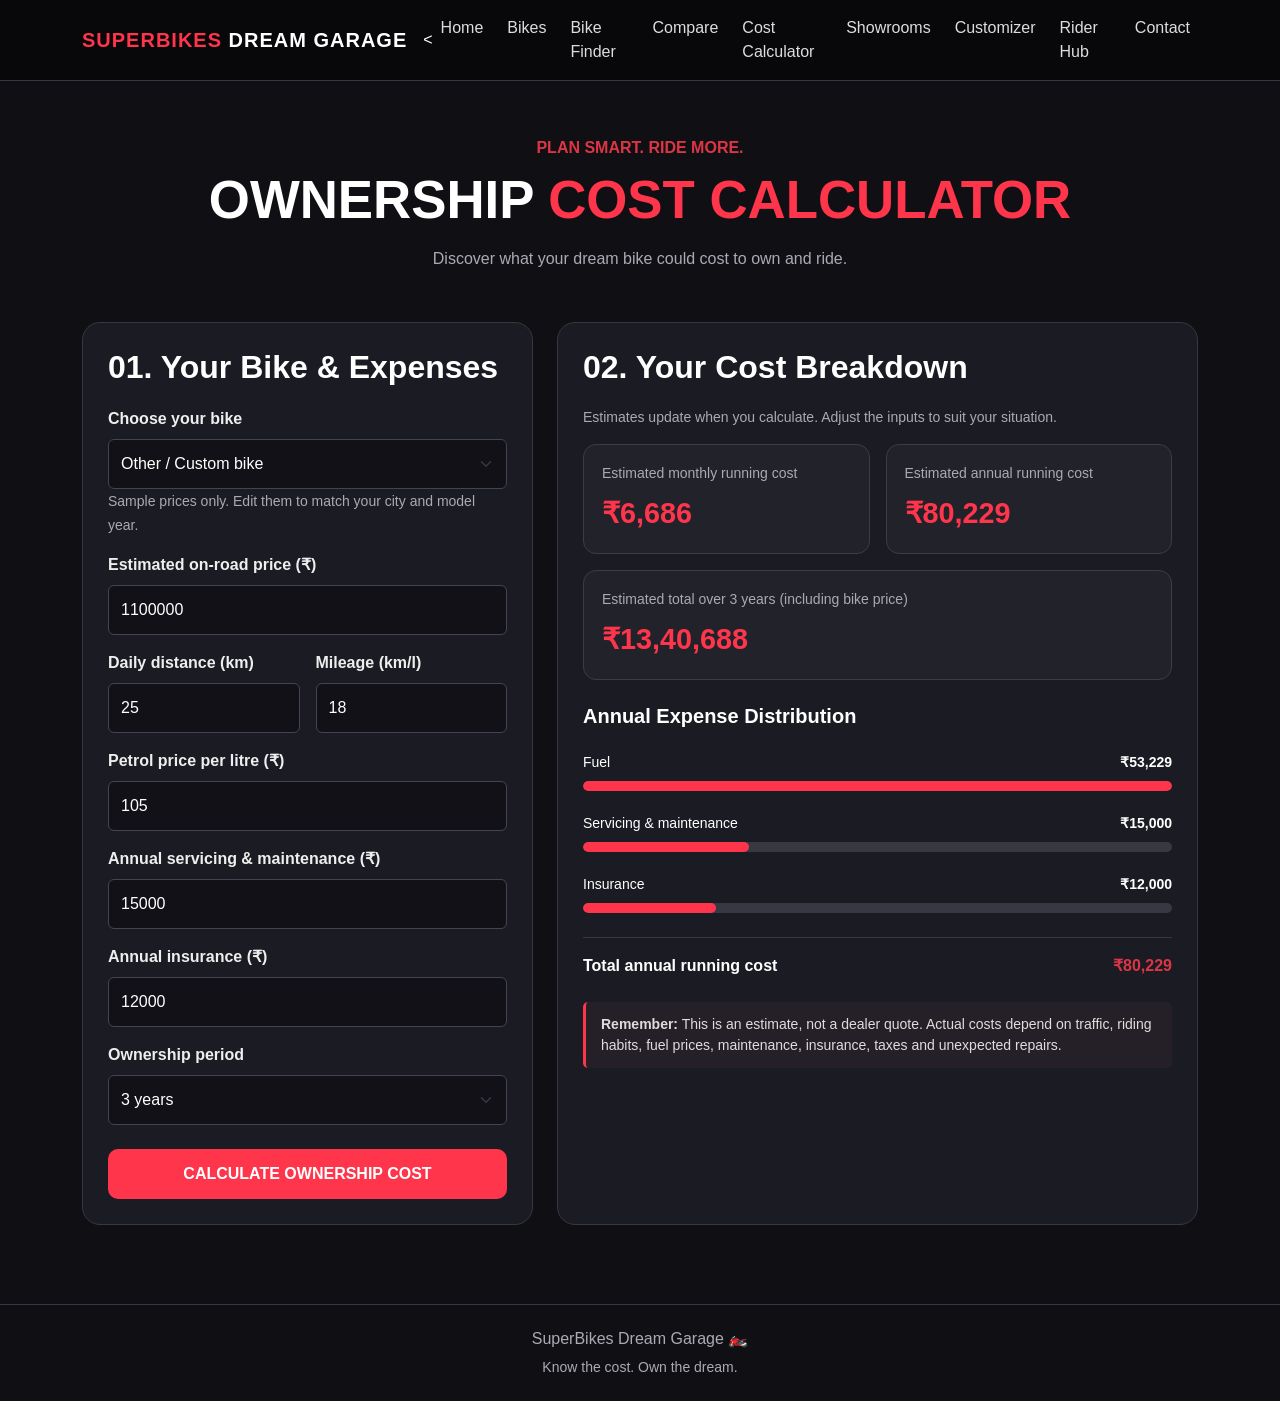
<file: cost-calculator.html>
<!DOCTYPE html>
<html lang="en">
<head>
  <meta charset="UTF-8">
  <meta name="viewport" content="width=device-width, initial-scale=1.0">
  <title>Ownership Cost Calculator | SuperBikes Dream Garage</title>

  <link href="https://cdn.jsdelivr.net/npm/bootstrap@5.3.3/dist/css/bootstrap.min.css" rel="stylesheet">

  <style>
    :root {
      --bg: #101014;
      --panel: #1b1b23;
      --red: #ff354b;
      --muted: #aaaab5;
      --border: #373741;
    }

    body {
      background: var(--bg);
      color: #fff;
      font-family: Arial, sans-serif;
    }

    .navbar {
      background: #08080b;
      border-bottom: 1px solid var(--border);
    }

    .brand {
      color: var(--red);
      font-weight: 800;
      letter-spacing: 1px;
    }

    .nav-link {
      color: #ddd !important;
    }

    .nav-link:hover,
    .nav-link.active {
      color: var(--red) !important;
    }

    .hero {
      padding: 55px 0 35px;
      text-align: center;
    }

    .hero h1 {
      font-size: clamp(2rem, 5vw, 3.3rem);
      font-weight: 900;
    }

    .hero h1 span {
      color: var(--red);
    }

    .muted {
      color: var(--muted);
    }

    .panel {
      background: var(--panel);
      border: 1px solid var(--border);
      border-radius: 18px;
      padding: 25px;
      height: 100%;
    }

    .form-label {
      color: #eee;
      font-weight: 600;
    }

    .form-control,
    .form-select {
      background-color: #111117;
      color: #fff;
      border: 1px solid #444450;
      padding: 12px;
    }

    .form-control:focus,
    .form-select:focus {
      background-color: #111117;
      color: #fff;
      border-color: var(--red);
      box-shadow: 0 0 0 0.2rem #ff354b30;
    }

    .form-select option {
      background: #111117;
      color: white;
    }

    .btn-red {
      background: var(--red);
      color: white;
      border: none;
      padding: 13px;
      border-radius: 10px;
      font-weight: 700;
    }

    .btn-red:hover {
      background: #e52239;
      color: white;
    }

    .cost-card {
      background: #22222b;
      border: 1px solid #3c3c48;
      border-radius: 13px;
      padding: 18px;
      height: 100%;
    }

    .cost-value {
      font-size: clamp(1.25rem, 3vw, 1.8rem);
      font-weight: 800;
      color: var(--red);
      overflow-wrap: anywhere;
    }

    .cost-label {
      color: var(--muted);
      font-size: 14px;
      margin-bottom: 8px;
    }

    .section-title {
      font-weight: 800;
      margin-bottom: 20px;
    }

    .expense-row {
      margin-bottom: 22px;
    }

    .expense-heading {
      display: flex;
      justify-content: space-between;
      gap: 12px;
      font-size: 14px;
      margin-bottom: 8px;
    }

    .expense-track {
      height: 10px;
      background: #383842;
      border-radius: 10px;
      overflow: hidden;
    }

    .expense-fill {
      height: 100%;
      background: var(--red);
      border-radius: 10px;
      transition: width 0.3s;
    }

    .note {
      border-left: 3px solid var(--red);
      padding: 12px 15px;
      background: #252027;
      border-radius: 5px;
      color: #ddd;
      font-size: 14px;
    }

    footer {
      border-top: 1px solid var(--border);
      color: var(--muted);
      padding: 22px 0;
      margin-top: 55px;
      text-align: center;
    }

    @media (max-width: 576px) {
      .panel {
        padding: 18px;
      }
    }
  </style>
</head>

<body>

<nav class="navbar navbar-expand-lg navbar-dark">
  <div class="container">
    <a class="navbar-brand brand" href="index.html">
      SUPERBIKES<span class="text-white"> DREAM GARAGE</span>
    </a>

    <button class="navbar-toggler" type="button"
      data-bs-toggle="collapse" data-bs-target="#mainNav"
      aria-controls="mainNav" aria-expanded="false"
      aria-label="Toggle navigation">
      <span class="navbar-toggler-icon"></span>
    </button>

    <div class="collapse navbar-collapse" id="mainNav">
      <<ul class="navbar-nav ms-auto gap-lg-2">
        <li class="nav-item"><a class="nav-link" href="index.html">Home</a></li>
        <li class="nav-item"><a class="nav-link" href="bikes.html">Bikes</a></li>
        <li class="nav-item"><a class="nav-link" href="finder.html">Bike Finder</a></li>
        <li class="nav-item"><a class="nav-link" href="compare.html">Compare</a></li>
        <li class="nav-item"><a class="nav-link" href="cost-calculator.html">Cost Calculator</a></li>
        <li class="nav-item"><a class="nav-link" href="showrooms.html">Showrooms</a></li>
        <li class="nav-item"><a class="nav-link" href="customizer.html">Customizer</a></li>
        <li class="nav-item"><a class="nav-link" href="community.html">Rider Hub</a></li>
        <li class="nav-item"><a class="nav-link" href="contact.html">Contact</a></li>
      </ul>
    </div>
  </div>
</nav>

<header class="hero">
  <div class="container">
    <p class="text-danger fw-bold mb-2">PLAN SMART. RIDE MORE.</p>
    <h1>OWNERSHIP <span>COST CALCULATOR</span></h1>
    <p class="muted mt-3">
      Discover what your dream bike could cost to own and ride.
    </p>
  </div>
</header>

<main class="container pb-4">
  <div class="row g-4">

    <!-- USER INPUTS -->
    <div class="col-lg-5">
      <section class="panel">
        <h2 class="section-title">01. Your Bike & Expenses</h2>

        <form id="costForm">

          <div class="mb-3">
            <label for="bike" class="form-label">Choose your bike</label>
            <select class="form-select" id="bike">
              <option value="custom">Other / Custom bike</option>
              <option value="150000">TVS Apache RTR 160 4V</option>
              <option value="180000">Royal Enfield Hunter 350</option>
              <option value="350000">KTM Duke 390</option>
              <option value="380000">Royal Enfield Himalayan 450</option>
              <option value="1100000">Kawasaki Z900</option>
              <option value="1900000">Kawasaki Ninja ZX-10R</option>
              <option value="2000000">Suzuki Hayabusa</option>
            </select>
            <small class="muted">Sample prices only. Edit them to match your city and model year.</small>
          </div>

          <div class="mb-3">
            <label for="bikePrice" class="form-label">Estimated on-road price (₹)</label>
            <input type="number" class="form-control" id="bikePrice"
              min="0" max="100000000" step="1000" value="1100000" required>
          </div>

          <div class="row g-3">
            <div class="col-6">
              <label for="distance" class="form-label">Daily distance (km)</label>
              <input type="number" class="form-control" id="distance"
                min="0" max="1000" step="1" value="25" required>
            </div>

            <div class="col-6">
              <label for="mileage" class="form-label">Mileage (km/l)</label>
              <input type="number" class="form-control" id="mileage"
                min="0.1" max="200" step="0.1" value="18" required>
            </div>
          </div>

          <div class="mt-3 mb-3">
            <label for="fuelPrice" class="form-label">Petrol price per litre (₹)</label>
            <input type="number" class="form-control" id="fuelPrice"
              min="0" max="10000" step="0.1" value="105" required>
          </div>

          <div class="mb-3">
            <label for="service" class="form-label">Annual servicing & maintenance (₹)</label>
            <input type="number" class="form-control" id="service"
              min="0" max="10000000" step="500" value="15000" required>
          </div>

          <div class="mb-3">
            <label for="insurance" class="form-label">Annual insurance (₹)</label>
            <input type="number" class="form-control" id="insurance"
              min="0" max="10000000" step="500" value="12000" required>
          </div>

          <div class="mb-4">
            <label for="years" class="form-label">Ownership period</label>
            <select class="form-select" id="years">
              <option value="1">1 year</option>
              <option value="3" selected>3 years</option>
              <option value="5">5 years</option>
            </select>
          </div>

          <button type="submit" class="btn btn-red w-100">
            CALCULATE OWNERSHIP COST
          </button>
        </form>
      </section>
    </div>

    <!-- RESULTS -->
    <div class="col-lg-7">
      <section class="panel">
        <h2 class="section-title">02. Your Cost Breakdown</h2>
        <p class="muted small">
          Estimates update when you calculate. Adjust the inputs to suit your situation.
        </p>

        <div class="row g-3 mb-4">
          <div class="col-sm-6">
            <div class="cost-card">
              <p class="cost-label">Estimated monthly running cost</p>
              <div class="cost-value" id="monthlyCost">₹0</div>
            </div>
          </div>

          <div class="col-sm-6">
            <div class="cost-card">
              <p class="cost-label">Estimated annual running cost</p>
              <div class="cost-value" id="annualCost">₹0</div>
            </div>
          </div>

          <div class="col-12">
            <div class="cost-card">
              <p class="cost-label" id="totalLabel">Estimated total over 3 years (including bike price)</p>
              <div class="cost-value" id="totalCost">₹0</div>
            </div>
          </div>
        </div>

        <h5 class="fw-bold mb-4">Annual Expense Distribution</h5>

        <div id="expenseBreakdown">
          <p class="muted">Your expense breakdown will appear here.</p>
        </div>

        <div class="note mt-4">
          <strong>Remember:</strong> This is an estimate, not a dealer quote.
          Actual costs depend on traffic, riding habits, fuel prices, maintenance,
          insurance, taxes and unexpected repairs.
        </div>
      </section>
    </div>

  </div>
</main>

<footer>
  <div class="container">
    <p class="mb-1">SuperBikes Dream Garage 🏍️</p>
    <small>Know the cost. Own the dream.</small>
  </div>
</footer>

<script src="https://cdn.jsdelivr.net/npm/bootstrap@5.3.3/dist/js/bootstrap.bundle.min.js"></script>

<script>
  const $ = id => document.getElementById(id);

  const rupees = amount => new Intl.NumberFormat("en-IN", {
    style: "currency",
    currency: "INR",
    maximumFractionDigits: 0
  }).format(Math.round(amount));

  $("bike").addEventListener("change", function () {
    if (this.value !== "custom") {
      $("bikePrice").value = this.value;
    }
    calculateCosts();
  });

  $("costForm").addEventListener("input", calculateCosts);
  $("costForm").addEventListener("change", calculateCosts);

  $("costForm").addEventListener("submit", function (event) {
    event.preventDefault();
    if (!$("costForm").reportValidity()) return;
    calculateCosts();
    $("totalCost").scrollIntoView({ behavior: "smooth", block: "center" });
  });

  function calculateCosts() {
    const price = Number($("bikePrice").value);
    const distance = Number($("distance").value);
    const mileage = Number($("mileage").value);
    const fuelPrice = Number($("fuelPrice").value);
    const service = Number($("service").value);
    const insurance = Number($("insurance").value);
    const years = Number($("years").value);

    const fields = [price, distance, mileage, fuelPrice, service, insurance, years];

    if (fields.some(value => !Number.isFinite(value) || value < 0) ||
        mileage <= 0 || years <= 0 ||
        price > 100000000 || distance > 1000 || mileage > 200 ||
        fuelPrice > 10000 || service > 10000000 || insurance > 10000000) {
      return;
    }

    const annualDistance = distance * 365;
    const annualFuelCost = (annualDistance / mileage) * fuelPrice;
    const annualRunningCost = annualFuelCost + service + insurance;
    const monthlyRunningCost = annualRunningCost / 12;

    // Ownership total = bike purchase price + running costs over selected years.
    const ownershipTotal = price + annualRunningCost * years;

    $("monthlyCost").textContent = rupees(monthlyRunningCost);
    $("annualCost").textContent = rupees(annualRunningCost);
    $("totalCost").textContent = rupees(ownershipTotal);
    $("totalLabel").textContent =
      `Estimated total over ${years} ${years === 1 ? "year" : "years"} (including bike price)`;

    const expenses = [
      { name: "Fuel", amount: annualFuelCost },
      { name: "Servicing & maintenance", amount: service },
      { name: "Insurance", amount: insurance }
    ];

    const maxExpense = Math.max(...expenses.map(item => item.amount), 1);

    $("expenseBreakdown").innerHTML = expenses.map(item => `
      <div class="expense-row">
        <div class="expense-heading">
          <span>${item.name}</span>
          <strong>${rupees(item.amount)}</strong>
        </div>
        <div class="expense-track">
          <div class="expense-fill"
            style="width:${(item.amount / maxExpense) * 100}%"></div>
        </div>
      </div>
    `).join("") + `
      <div class="d-flex justify-content-between gap-3 mt-4 pt-3 border-top"
        style="border-color:#373741 !important">
        <strong>Total annual running cost</strong>
        <strong class="text-danger">${rupees(annualRunningCost)}</strong>
      </div>
    `;
  }

  // Display the default calculation when the page opens.
  calculateCosts();
</script>

</body>
</html>
</file>
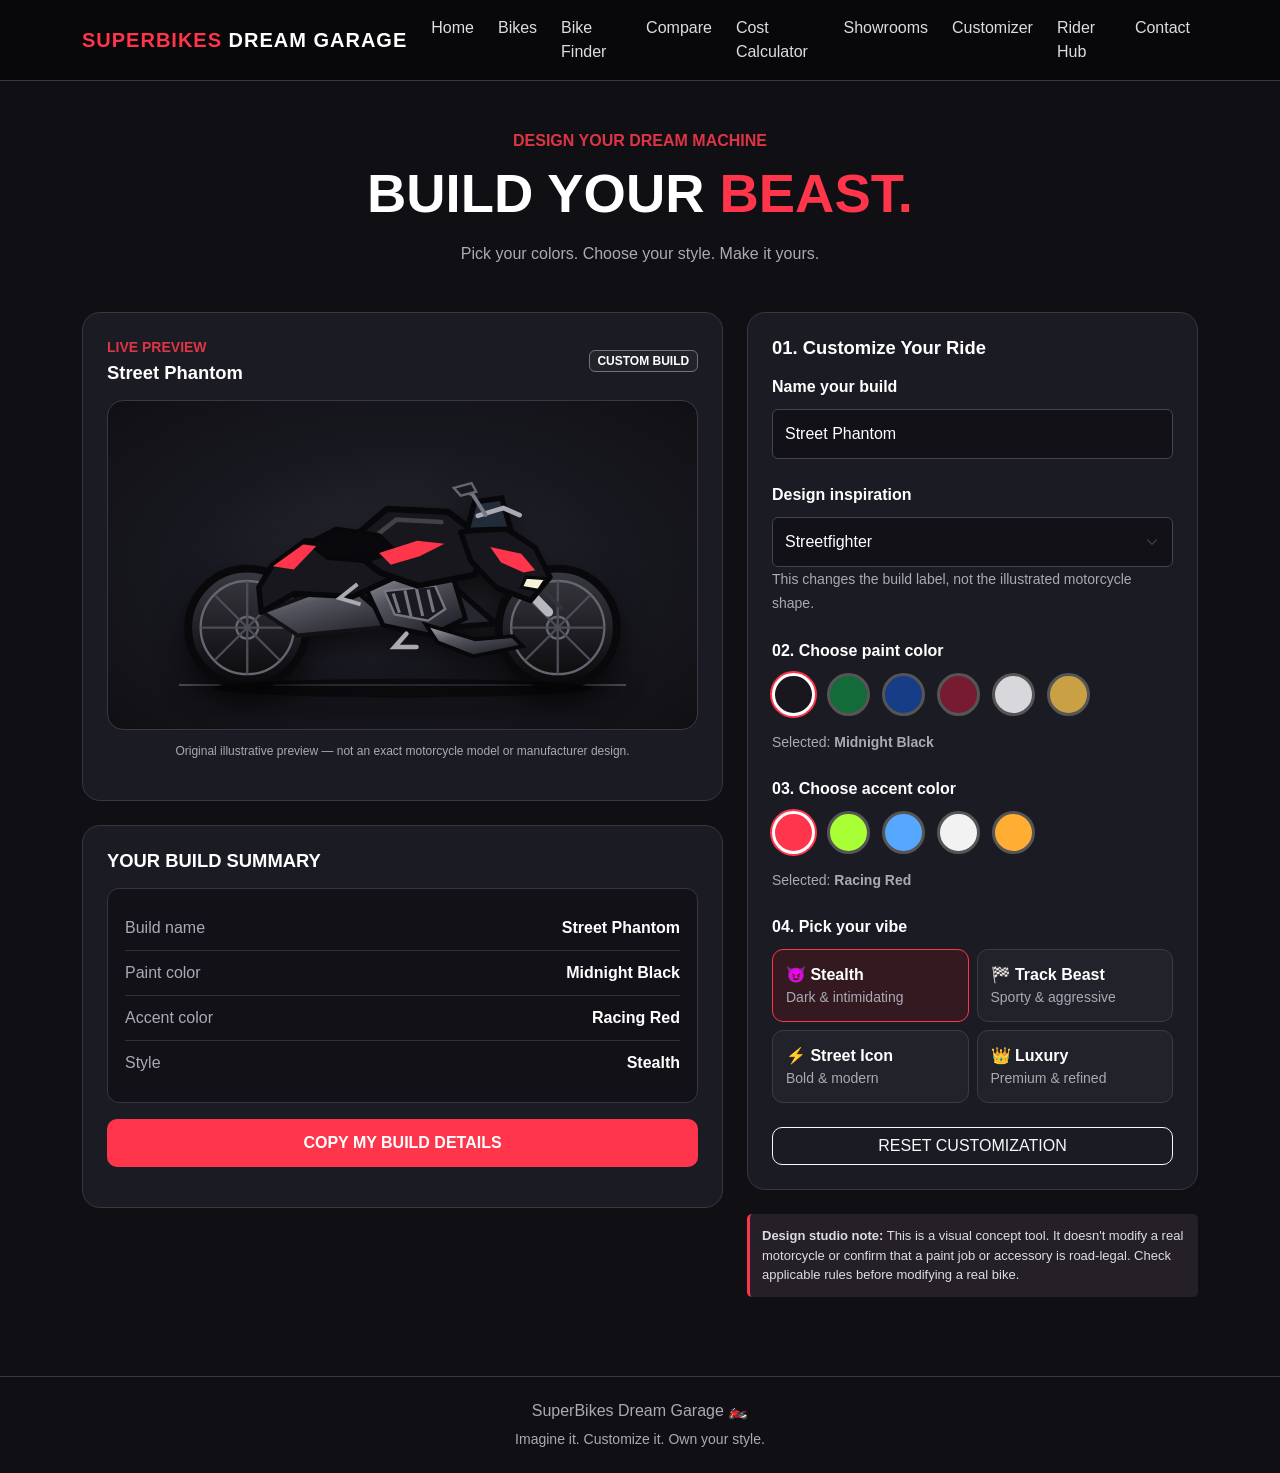
<file: customizer.html>
<!DOCTYPE html>
<html lang="en">
<head>
  <meta charset="UTF-8">
  <meta name="viewport" content="width=device-width, initial-scale=1.0">
  <title>Bike Customizer | SuperBikes Dream Garage</title>

  <link href="https://cdn.jsdelivr.net/npm/bootstrap@5.3.3/dist/css/bootstrap.min.css" rel="stylesheet">

  <style>
    :root {
      --bg: #101014;
      --panel: #1b1b23;
      --red: #ff354b;
      --muted: #aaaab5;
      --border: #373741;
    }

    * { box-sizing: border-box; }

    body {
      margin: 0;
      background: var(--bg);
      color: #fff;
      font-family: Arial, sans-serif;
    }

    .navbar {
      background: #08080b;
      border-bottom: 1px solid var(--border);
    }

    .brand {
      color: var(--red);
      font-weight: 800;
      letter-spacing: 1px;
    }

    .nav-link { color: #ddd !important; }

    .nav-link:hover,
    .nav-link.active { color: var(--red) !important; }

    .hero {
      padding: 48px 0 30px;
      text-align: center;
    }

    .hero h1 {
      font-size: clamp(2rem, 5vw, 3.4rem);
      font-weight: 900;
    }

    .hero h1 span { color: var(--red); }
    .muted { color: var(--muted); }

    .panel {
      background: var(--panel);
      border: 1px solid var(--border);
      border-radius: 18px;
      padding: 24px;
    }

    .preview {
      position: relative;
      min-height: 330px;
      background:
        radial-gradient(ellipse at center, #292932 0%, #181820 50%, #101014 100%);
      border: 1px solid #393943;
      border-radius: 16px;
      overflow: hidden;
      display: flex;
      align-items: center;
      justify-content: center;
      padding: 15px;
    }

    .preview::after {
      content: "";
      position: absolute;
      bottom: 43px;
      left: 12%;
      right: 12%;
      height: 2px;
      background: #4b4b55;
      box-shadow: 0 5px 20px #000;
    }

    .bike-art {
      width: 100%;
      max-width: 650px;
      position: relative;
      z-index: 1;
      filter: drop-shadow(0 14px 14px #0009);
    }

    .paint-part {
      fill: var(--paint);
      transition: fill 0.25s ease;
    }

    .accent-part {
      fill: var(--accent);
      transition: fill 0.25s ease;
    }

    .preview-caption {
      color: var(--muted);
      text-align: center;
      font-size: 12px;
      margin-top: 12px;
    }

    .section-title {
      font-weight: 800;
      font-size: 1.15rem;
      margin-bottom: 16px;
    }

    .field-label {
      font-weight: 700;
      margin-bottom: 10px;
      display: block;
    }

    .form-select,
    .form-control {
      background-color: #111117;
      color: white;
      border: 1px solid #444450;
      padding: 12px;
    }

    .form-select:focus,
    .form-control:focus {
      background-color: #111117;
      color: white;
      border-color: var(--red);
      box-shadow: 0 0 0 0.2rem #ff354b30;
    }

    .form-select option { background: #111117; }

    .swatches {
      display: flex;
      flex-wrap: wrap;
      gap: 12px;
    }

    .swatch {
      width: 43px;
      height: 43px;
      border-radius: 50%;
      border: 3px solid #555;
      cursor: pointer;
      padding: 0;
      outline-offset: 4px;
      transition: transform 0.2s, border-color 0.2s;
    }

    .swatch:hover { transform: scale(1.08); }

    .swatch[aria-pressed="true"] {
      border-color: white;
      box-shadow: 0 0 0 2px var(--red);
    }

    .swatch:focus-visible {
      outline: 2px solid white;
    }

    .choice {
      display: block;
      position: relative;
      cursor: pointer;
      height: 100%;
    }

    .choice input {
      position: absolute;
      opacity: 0;
    }

    .choice span {
      display: block;
      height: 100%;
      background: #22222b;
      border: 1px solid #3b3b46;
      border-radius: 11px;
      padding: 13px;
      transition: 0.2s;
    }

    .choice input:checked + span {
      border-color: var(--red);
      background: #351920;
    }

    .choice input:focus-visible + span {
      outline: 2px solid white;
      outline-offset: 3px;
    }

    .build-summary {
      background: #111117;
      border: 1px solid #363640;
      border-radius: 12px;
      padding: 17px;
    }

    .summary-row {
      display: flex;
      justify-content: space-between;
      gap: 15px;
      padding: 10px 0;
      border-bottom: 1px solid #303039;
    }

    .summary-row:last-child { border-bottom: none; }

    .btn-red {
      background: var(--red);
      color: white;
      border: none;
      border-radius: 10px;
      padding: 12px 18px;
      font-weight: 700;
    }

    .btn-red:hover {
      background: #e52239;
      color: white;
    }

    .btn-outline-light { border-radius: 10px; }

    .note {
      border-left: 3px solid var(--red);
      background: #252027;
      padding: 12px;
      color: #ddd;
      border-radius: 5px;
      font-size: 13px;
    }

    footer {
      border-top: 1px solid var(--border);
      color: var(--muted);
      text-align: center;
      padding: 22px 0;
      margin-top: 55px;
    }

    @media (max-width: 576px) {
      .panel { padding: 17px; }
      .preview { min-height: 245px; }
    }
  </style>
</head>

<body>

<nav class="navbar navbar-expand-lg navbar-dark">
  <div class="container">
    <a class="navbar-brand brand" href="index.html">
      SUPERBIKES<span class="text-white"> DREAM GARAGE</span>
    </a>

    <button class="navbar-toggler" type="button"
      data-bs-toggle="collapse" data-bs-target="#mainNav"
      aria-controls="mainNav" aria-expanded="false"
      aria-label="Toggle navigation">
      <span class="navbar-toggler-icon"></span>
    </button>

    <div class="collapse navbar-collapse" id="mainNav">
      <ul class="navbar-nav ms-auto gap-lg-2">
        <li class="nav-item"><a class="nav-link" href="index.html">Home</a></li>
        <li class="nav-item"><a class="nav-link" href="bikes.html">Bikes</a></li>
        <li class="nav-item"><a class="nav-link" href="finder.html">Bike Finder</a></li>
        <li class="nav-item"><a class="nav-link" href="compare.html">Compare</a></li>
        <li class="nav-item"><a class="nav-link" href="cost-calculator.html">Cost Calculator</a></li>
        <li class="nav-item"><a class="nav-link" href="showrooms.html">Showrooms</a></li>
        <li class="nav-item"><a class="nav-link" href="customizer.html">Customizer</a></li>
        <li class="nav-item"><a class="nav-link" href="community.html">Rider Hub</a></li>
        <li class="nav-item"><a class="nav-link" href="contact.html">Contact</a></li>
      </ul>
    </div>
  </div>
</nav>

<header class="hero">
  <div class="container">
    <p class="text-danger fw-bold mb-2">DESIGN YOUR DREAM MACHINE</p>
    <h1>BUILD YOUR <span>BEAST.</span></h1>
    <p class="muted mt-3">
      Pick your colors. Choose your style. Make it yours.
    </p>
  </div>
</header>

<main class="container pb-4">
  <div class="row g-4">

    <!-- LIVE PREVIEW -->
    <div class="col-lg-7">
      <section class="panel">
        <div class="d-flex justify-content-between align-items-center gap-3 mb-3">
          <div>
            <p class="text-danger small fw-bold mb-1">LIVE PREVIEW</p>
            <h2 class="section-title mb-0" id="previewName">Street Phantom</h2>
          </div>
          <span class="badge text-bg-dark border border-secondary">CUSTOM BUILD</span>
        </div>

        <div class="preview" id="bikePreview" style="--paint:#17171d; --accent:#ff354b;">
          <!-- Original illustrative motorcycle artwork -->
          <svg class="bike-art" viewBox="0 0 720 380"
            xmlns="http://www.w3.org/2000/svg" role="img"
            aria-label="Illustrated motorcycle preview. Colors update with your choices.">

            <defs>
              <linearGradient id="tire" x1="0" y1="0" x2="0" y2="1">
                <stop offset="0" stop-color="#393941"/>
                <stop offset="1" stop-color="#08080a"/>
              </linearGradient>
              <linearGradient id="metal" x1="0" y1="0" x2="0.7" y2="1">
                <stop offset="0" stop-color="#aaaab3"/>
                <stop offset="0.45" stop-color="#55555f"/>
                <stop offset="1" stop-color="#22222a"/>
              </linearGradient>
            </defs>

            <!-- Wheels -->
            <g stroke="#09090c" stroke-width="10">
              <circle cx="160" cy="270" r="76" fill="url(#tire)"/>
              <circle cx="560" cy="270" r="76" fill="url(#tire)"/>
            </g>

            <g fill="none" stroke="#666671" stroke-width="3">
              <circle cx="160" cy="270" r="60"/>
              <circle cx="560" cy="270" r="60"/>
              <circle cx="160" cy="270" r="14"/>
              <circle cx="560" cy="270" r="14"/>
            </g>

            <g stroke="#4d4d57" stroke-width="3">
              <path d="M160 210 V330 M100 270 H220 M118 228 L202 312 M118 312 L202 228"/>
              <path d="M560 210 V330 M500 270 H620 M518 228 L602 312 M518 312 L602 228"/>
            </g>

            <!-- Rear swingarm and chassis -->
            <path d="M180 250 L300 205 L380 265 L225 280 Z"
              fill="url(#metal)" stroke="#111116" stroke-width="5"/>

            <path d="M282 206 L420 212 L480 265 L360 274 Z"
              fill="#272730" stroke="#09090c" stroke-width="7"/>

            <!-- Engine -->
            <path d="M310 213 L365 190 L425 205 L441 258 L397 280 L335 267 Z"
              fill="url(#metal)" stroke="#08080b" stroke-width="6"/>

            <path d="M337 223 L402 216 L415 246 L393 261 L350 253 Z"
              fill="#19191f" stroke="#777782" stroke-width="3"/>

            <g stroke="#777782" stroke-width="4">
              <path d="M348 226 L356 251"/>
              <path d="M363 222 L371 256"/>
              <path d="M378 220 L386 255"/>
              <path d="M393 221 L400 250"/>
            </g>

            <!-- Exhaust -->
            <path d="M390 266 L454 285 L502 281 L515 294 L451 307 L405 289 Z"
              fill="url(#metal)" stroke="#08080b" stroke-width="5"/>

            <!-- Front fork -->
            <path d="M476 176 L548 250" fill="none"
              stroke="#b8b8c0" stroke-width="12" stroke-linecap="round"/>
            <path d="M494 173 L565 245" fill="none"
              stroke="#33333b" stroke-width="5" stroke-linecap="round"/>

            <!-- Rear body panels -->
            <path class="paint-part"
              d="M192 190 L235 158 L320 166 L348 206 L296 230 L221 226 L178 250 L175 218 Z"
              stroke="#08080b" stroke-width="7" stroke-linejoin="round"/>

            <!-- Main tank -->
            <path class="paint-part"
              d="M286 163 L340 117 L419 121 L470 160 L453 202 L380 216 L331 199 Z"
              stroke="#08080b" stroke-width="8" stroke-linejoin="round"/>

            <!-- Tank highlight -->
            <path d="M315 160 L352 131 L410 134"
              fill="none" stroke="#ffffff" stroke-opacity=".18"
              stroke-width="6" stroke-linecap="round"/>

            <!-- Front fairing -->
            <path class="paint-part"
              d="M435 147 L490 140 L531 167 L550 205 L525 235 L480 218 L448 184 Z"
              stroke="#08080b" stroke-width="7" stroke-linejoin="round"/>

            <!-- Windscreen -->
            <path d="M443 145 L453 108 L488 103 L499 143 Z"
              fill="#222b38" stroke="#08080b" stroke-width="7"/>

            <!-- Seat -->
            <path d="M239 161 L275 143 L329 151 L350 171 L312 184 L264 180 Z"
              fill="#09090d" stroke="#08080b" stroke-width="6"/>

            <!-- Tail accents -->
            <path class="accent-part"
              d="M193 191 L232 163 L249 165 L220 195 Z"/>

            <!-- Front accent -->
            <path class="accent-part"
              d="M473 166 L513 175 L531 196 L516 199 L487 186 Z"/>

            <!-- Accent stripe on tank -->
            <path class="accent-part"
              d="M330 174 L379 158 L414 162 L382 178 L345 189 Z"/>

            <!-- Headlight -->
            <path d="M519 205 L545 207 L535 222 L513 218 Z"
              fill="#f4f2d9" stroke="#08080b" stroke-width="4"/>

            <!-- Handlebar and mirrors -->
            <path d="M457 126 L490 116 L511 125"
              fill="none" stroke="#aaaab3" stroke-width="6" stroke-linecap="round"/>
            <path d="M467 125 L450 98 L435 93"
              fill="none" stroke="#777782" stroke-width="5" stroke-linecap="round"/>
            <path d="M426 90 L449 84 L455 95 L435 100 Z"
              fill="#181820" stroke="#666671" stroke-width="3"/>

            <!-- Footpeg and small details -->
            <path d="M365 278 L350 295 L378 295"
              fill="none" stroke="#aaaab3" stroke-width="6" stroke-linecap="round"/>
            <path d="M302 214 L279 232 L306 240"
              fill="none" stroke="#aaaab3" stroke-width="5"/>

            <!-- Ground shadows -->
            <ellipse cx="360" cy="348" rx="245" ry="12"
              fill="#000" opacity=".45"/>
          </svg>
        </div>

        <p class="preview-caption">
          Original illustrative preview — not an exact motorcycle model or manufacturer design.
        </p>
      </section>

      <section class="panel mt-4">
        <h3 class="section-title">YOUR BUILD SUMMARY</h3>

        <div class="build-summary">
          <div class="summary-row">
            <span class="muted">Build name</span>
            <strong id="summaryName">Street Phantom</strong>
          </div>
          <div class="summary-row">
            <span class="muted">Paint color</span>
            <strong id="summaryPaint">Midnight Black</strong>
          </div>
          <div class="summary-row">
            <span class="muted">Accent color</span>
            <strong id="summaryAccent">Racing Red</strong>
          </div>
          <div class="summary-row">
            <span class="muted">Style</span>
            <strong id="summaryStyle">Stealth</strong>
          </div>
        </div>

        <button type="button" class="btn btn-red w-100 mt-3" id="copyBuild">
          COPY MY BUILD DETAILS
        </button>
        <p id="copyMessage" class="small muted mt-3 mb-0" aria-live="polite"></p>
      </section>
    </div>

    <!-- CUSTOMIZATION CONTROLS -->
    <div class="col-lg-5">
      <section class="panel">
        <h2 class="section-title">01. Customize Your Ride</h2>

        <div class="mb-4">
          <label for="buildName" class="field-label">Name your build</label>
          <input class="form-control" id="buildName"
            maxlength="35" value="Street Phantom"
            placeholder="e.g. Night Hunter">
        </div>

        <div class="mb-4">
          <label for="model" class="field-label">Design inspiration</label>
          <select class="form-select" id="model">
            <option value="street">Streetfighter</option>
            <option value="sport">Sportbike</option>
            <option value="touring">Touring</option>
          </select>
          <small class="muted">This changes the build label, not the illustrated motorcycle shape.</small>
        </div>

        <div class="mb-4">
          <span class="field-label">02. Choose paint color</span>
          <div class="swatches" id="paintSwatches">
            <button type="button" class="swatch"
              style="background:#17171d" data-color="#17171d"
              data-name="Midnight Black" aria-label="Midnight Black"
              aria-pressed="true"></button>

            <button type="button" class="swatch"
              style="background:#126b39" data-color="#126b39"
              data-name="Racing Green" aria-label="Racing Green"
              aria-pressed="false"></button>

            <button type="button" class="swatch"
              style="background:#173d86" data-color="#173d86"
              data-name="Electric Blue" aria-label="Electric Blue"
              aria-pressed="false"></button>

            <button type="button" class="swatch"
              style="background:#761b32" data-color="#761b32"
              data-name="Burgundy" aria-label="Burgundy"
              aria-pressed="false"></button>

            <button type="button" class="swatch"
              style="background:#d8d8dc" data-color="#d8d8dc"
              data-name="Pearl White" aria-label="Pearl White"
              aria-pressed="false"></button>

            <button type="button" class="swatch"
              style="background:#c9a044" data-color="#c9a044"
              data-name="Gold" aria-label="Gold"
              aria-pressed="false"></button>
          </div>
          <p class="muted small mt-3 mb-0">
            Selected: <strong id="paintName">Midnight Black</strong>
          </p>
        </div>

        <div class="mb-4">
          <span class="field-label">03. Choose accent color</span>
          <div class="swatches" id="accentSwatches">
            <button type="button" class="swatch"
              style="background:#ff354b" data-color="#ff354b"
              data-name="Racing Red" aria-label="Racing Red"
              aria-pressed="true"></button>

            <button type="button" class="swatch"
              style="background:#a8ff36" data-color="#a8ff36"
              data-name="Neon Green" aria-label="Neon Green"
              aria-pressed="false"></button>

            <button type="button" class="swatch"
              style="background:#56a8ff" data-color="#56a8ff"
              data-name="Ice Blue" aria-label="Ice Blue"
              aria-pressed="false"></button>

            <button type="button" class="swatch"
              style="background:#f2f2f2" data-color="#f2f2f2"
              data-name="White" aria-label="White"
              aria-pressed="false"></button>

            <button type="button" class="swatch"
              style="background:#ffad33" data-color="#ffad33"
              data-name="Amber" aria-label="Amber"
              aria-pressed="false"></button>
          </div>
          <p class="muted small mt-3 mb-0">
            Selected: <strong id="accentName">Racing Red</strong>
          </p>
        </div>

        <div class="mb-4">
          <span class="field-label">04. Pick your vibe</span>
          <div class="row g-2">
            <div class="col-6">
              <label class="choice">
                <input type="radio" name="style" value="Stealth" checked>
                <span>
                  <strong>😈 Stealth</strong>
                  <small class="muted d-block">Dark & intimidating</small>
                </span>
              </label>
            </div>
            <div class="col-6">
              <label class="choice">
                <input type="radio" name="style" value="Track Beast">
                <span>
                  <strong>🏁 Track Beast</strong>
                  <small class="muted d-block">Sporty & aggressive</small>
                </span>
              </label>
            </div>
            <div class="col-6">
              <label class="choice">
                <input type="radio" name="style" value="Street Icon">
                <span>
                  <strong>⚡ Street Icon</strong>
                  <small class="muted d-block">Bold & modern</small>
                </span>
              </label>
            </div>
            <div class="col-6">
              <label class="choice">
                <input type="radio" name="style" value="Luxury">
                <span>
                  <strong>👑 Luxury</strong>
                  <small class="muted d-block">Premium & refined</small>
                </span>
              </label>
            </div>
          </div>
        </div>

        <button type="button" class="btn btn-outline-light w-100" id="resetBuild">
          RESET CUSTOMIZATION
        </button>
      </section>

      <div class="note mt-4">
        <strong>Design studio note:</strong> This is a visual concept tool.
        It doesn't modify a real motorcycle or confirm that a paint job or accessory
        is road-legal. Check applicable rules before modifying a real bike.
      </div>
    </div>
  </div>
</main>

<footer>
  <div class="container">
    <p class="mb-1">SuperBikes Dream Garage 🏍️</p>
    <small>Imagine it. Customize it. Own your style.</small>
  </div>
</footer>

<script src="https://cdn.jsdelivr.net/npm/bootstrap@5.3.3/dist/js/bootstrap.bundle.min.js"></script>

<script>
  const preview = document.getElementById("bikePreview");

  const state = {
    name: "Street Phantom",
    model: "street",
    paint: "#17171d",
    paintName: "Midnight Black",
    accent: "#ff354b",
    accentName: "Racing Red",
    style: "Stealth"
  };

  const modelNames = {
    street: "Streetfighter",
    sport: "Sportbike",
    touring: "Touring Bike"
  };

  function updateBuild() {
    state.name = document.getElementById("buildName").value.trim()
      || "Unnamed Build";

    state.model = document.getElementById("model").value;

    state.style = document.querySelector(
      'input[name="style"]:checked'
    ).value;

    preview.style.setProperty("--paint", state.paint);
    preview.style.setProperty("--accent", state.accent);

    document.getElementById("previewName").textContent = state.name;
    document.getElementById("summaryName").textContent = state.name;
    document.getElementById("summaryPaint").textContent = state.paintName;
    document.getElementById("summaryAccent").textContent = state.accentName;
    document.getElementById("summaryStyle").textContent = state.style;
    document.getElementById("paintName").textContent = state.paintName;
    document.getElementById("accentName").textContent = state.accentName;

    document.getElementById("copyMessage").textContent = "";
  }

  function setupSwatches(containerId, colorKey, nameKey) {
    document.querySelectorAll(`#${containerId} .swatch`).forEach(button => {
      button.addEventListener("click", () => {
        state[colorKey] = button.dataset.color;
        state[nameKey] = button.dataset.name;

        document.querySelectorAll(`#${containerId} .swatch`)
          .forEach(item => {
            item.setAttribute(
              "aria-pressed",
              String(item === button)
            );
          });

        updateBuild();
      });
    });
  }

  setupSwatches("paintSwatches", "paint", "paintName");
  setupSwatches("accentSwatches", "accent", "accentName");

  document.getElementById("buildName").addEventListener("input", updateBuild);
  document.getElementById("model").addEventListener("change", updateBuild);

  document.querySelectorAll('input[name="style"]').forEach(input => {
    input.addEventListener("change", updateBuild);
  });

  document.getElementById("resetBuild").addEventListener("click", () => {
    state.name = "Street Phantom";
    state.model = "street";
    state.paint = "#17171d";
    state.paintName = "Midnight Black";
    state.accent = "#ff354b";
    state.accentName = "Racing Red";
    state.style = "Stealth";

    document.getElementById("buildName").value = state.name;
    document.getElementById("model").value = state.model;
    document.querySelector('input[name="style"][value="Stealth"]').checked = true;

    document.querySelectorAll("#paintSwatches .swatch").forEach(button => {
      button.setAttribute(
        "aria-pressed",
        String(button.dataset.name === state.paintName)
      );
    });

    document.querySelectorAll("#accentSwatches .swatch").forEach(button => {
      button.setAttribute(
        "aria-pressed",
        String(button.dataset.name === state.accentName)
      );
    });

    updateBuild();
  });

  document.getElementById("copyBuild").addEventListener("click", async () => {
    const details =
      "MY SUPERBIKE CUSTOM BUILD\n" +
      "Build name: " + state.name + "\n" +
      "Design inspiration: " + modelNames[state.model] + "\n" +
      "Paint color: " + state.paintName + "\n" +
      "Accent color: " + state.accentName + "\n" +
      "Style: " + state.style;

    const message = document.getElementById("copyMessage");

    try {
      await navigator.clipboard.writeText(details);
      message.textContent = "Build details copied! Paste them wherever you like.";
    } catch (error) {
      message.textContent = "Clipboard access isn't available here. You can copy the details from the summary above manually.";
    }
  });

  updateBuild();
</script>

</body>
</html>
</file>
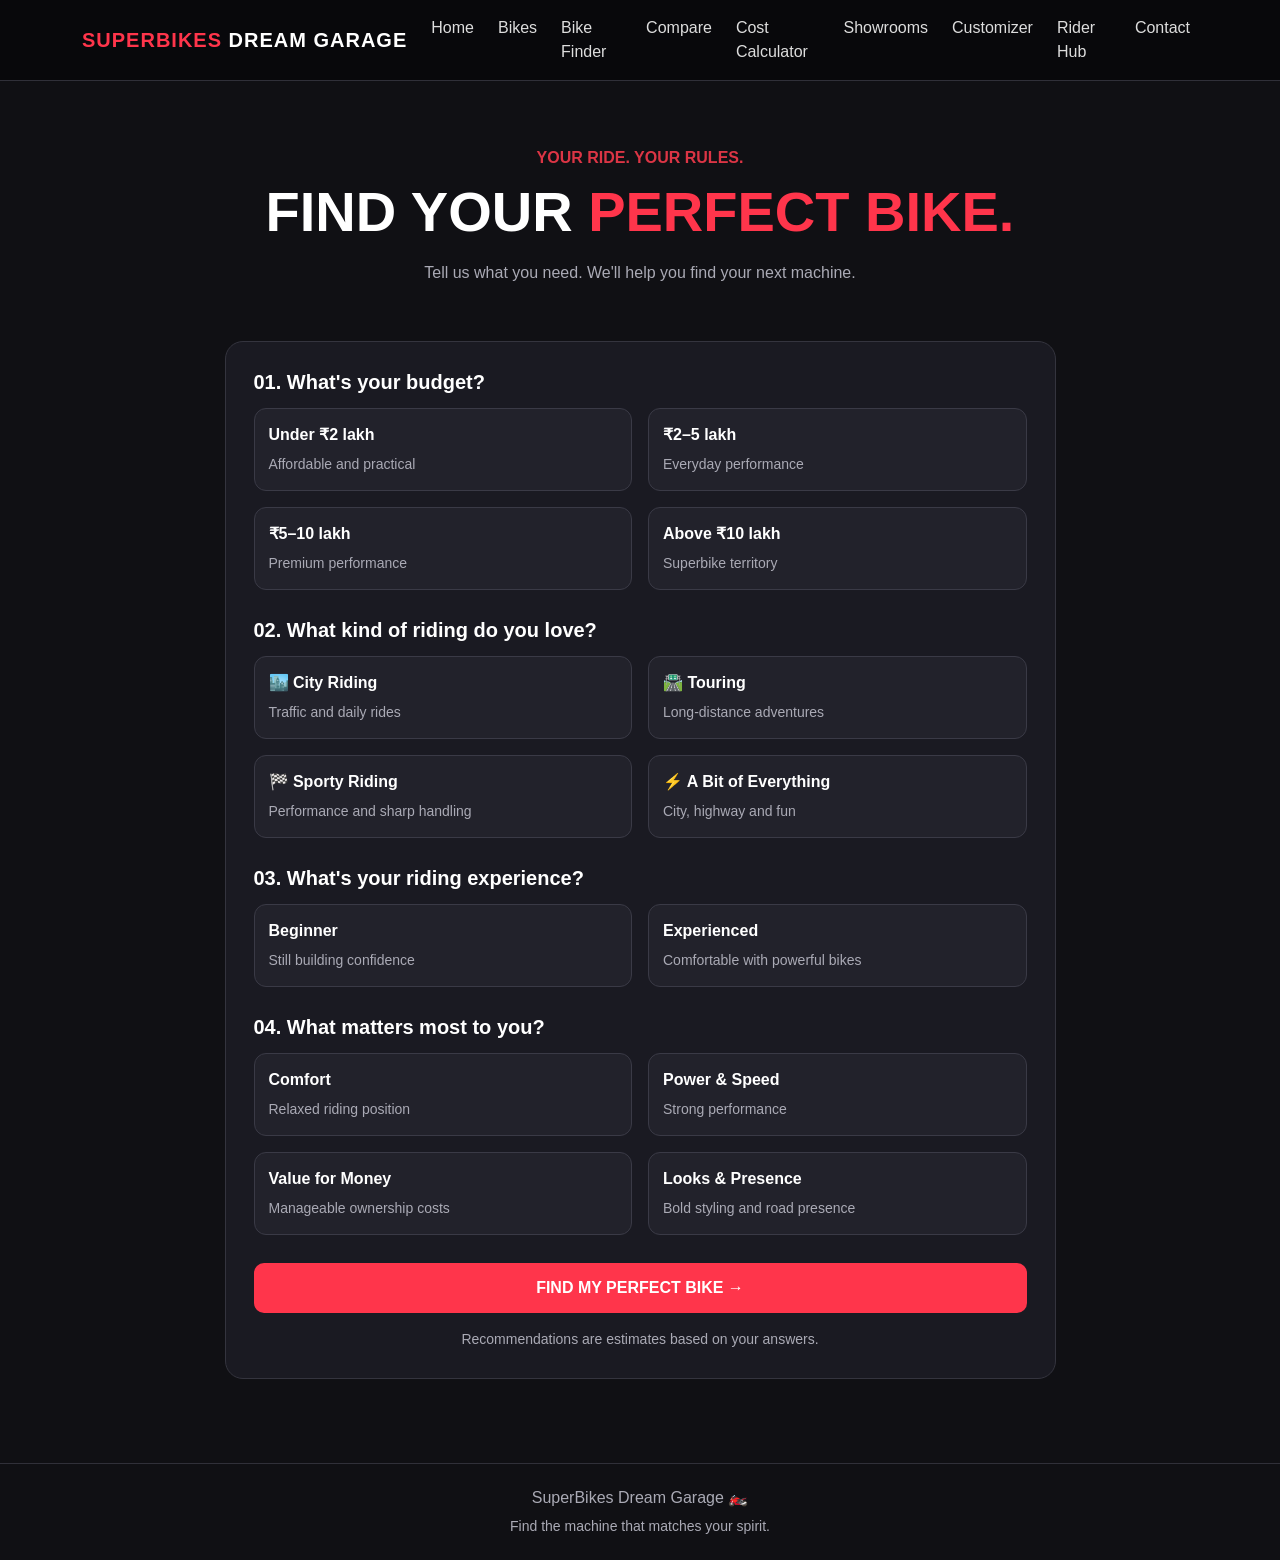
<file: finder.html>
<!DOCTYPE html>
<html lang="en">
<head>
  <meta charset="UTF-8">
  <meta name="viewport" content="width=device-width, initial-scale=1.0">
  <title>Smart Bike Finder | SuperBikes Dream Garage</title>

  <link href="https://cdn.jsdelivr.net/npm/bootstrap@5.3.3/dist/css/bootstrap.min.css" rel="stylesheet">

  <style>
    :root {
      --bg: #101014;
      --panel: #1a1a22;
      --red: #ff354b;
      --muted: #aaaab5;
    }

    body {
      background: var(--bg);
      color: #fff;
      font-family: Arial, sans-serif;
    }

    .navbar {
      background: #08080b;
      border-bottom: 1px solid #303039;
    }

    .brand {
      color: var(--red);
      font-weight: 800;
      letter-spacing: 1px;
    }

    .nav-link {
      color: #ddd !important;
    }

    .nav-link:hover {
      color: var(--red) !important;
    }

    .hero {
      padding: 65px 0 40px;
      text-align: center;
    }

    .hero h1 {
      font-size: clamp(2rem, 5vw, 3.5rem);
      font-weight: 900;
    }

    .hero h1 span {
      color: var(--red);
    }

    .muted {
      color: var(--muted);
    }

    .finder-card, .result-card {
      background: var(--panel);
      border: 1px solid #34343e;
      border-radius: 18px;
      padding: 28px;
    }

    .question {
      margin-bottom: 28px;
    }

    .question h5 {
      font-weight: 700;
      margin-bottom: 14px;
    }

    .option {
      display: block;
      position: relative;
      cursor: pointer;
    }

    .option input {
      position: absolute;
      opacity: 0;
    }

    .option span {
      display: block;
      background: #22222b;
      border: 1px solid #3a3a46;
      border-radius: 12px;
      padding: 14px;
      transition: 0.2s;
      height: 100%;
    }

    .option span:hover {
      border-color: var(--red);
    }

    .option input:checked + span {
      border-color: var(--red);
      background: #351920;
      box-shadow: 0 0 0 1px var(--red);
    }

    .option input:focus-visible + span {
      outline: 2px solid white;
      outline-offset: 3px;
    }

    .option strong {
      display: block;
      margin-bottom: 5px;
    }

    .option small {
      color: var(--muted);
    }

    .btn-red {
      background: var(--red);
      border: none;
      color: white;
      font-weight: 700;
      padding: 13px 22px;
      border-radius: 10px;
    }

    .btn-red:hover {
      background: #e52239;
      color: white;
    }

    .result-card {
      display: none;
      margin-top: 25px;
      border-color: var(--red);
    }

    .result-card.show {
      display: block;
    }

    .match-number {
      font-size: 2.6rem;
      font-weight: 900;
      color: var(--red);
    }

    .match-track {
      height: 9px;
      background: #383842;
      border-radius: 10px;
      overflow: hidden;
    }

    .match-fill {
      height: 100%;
      width: 0;
      background: var(--red);
      transition: width 0.6s;
    }

    .result-tag {
      display: inline-block;
      background: #302028;
      color: #ff8b99;
      padding: 6px 11px;
      border-radius: 30px;
      font-size: 13px;
      margin: 4px 3px 4px 0;
    }

    .reason {
      padding: 12px 0;
      border-bottom: 1px solid #34343e;
    }

    .reason:last-child {
      border-bottom: none;
    }

    footer {
      border-top: 1px solid #303039;
      color: var(--muted);
      padding: 22px 0;
      margin-top: 60px;
      text-align: center;
    }

    @media (max-width: 576px) {
      .finder-card, .result-card {
        padding: 20px;
      }
    }
  </style>
</head>

<body>

<nav class="navbar navbar-expand-lg navbar-dark">
  <div class="container">
    <a class="navbar-brand brand" href="index.html">
      SUPERBIKES<span class="text-white"> DREAM GARAGE</span>
    </a>

    <button class="navbar-toggler" type="button"
      data-bs-toggle="collapse" data-bs-target="#mainNav"
      aria-controls="mainNav" aria-expanded="false"
      aria-label="Toggle navigation">
      <span class="navbar-toggler-icon"></span>
    </button>

    <div class="collapse navbar-collapse" id="mainNav">
      <ul class="navbar-nav ms-auto gap-lg-2">
        <li class="nav-item"><a class="nav-link" href="index.html">Home</a></li>
        <li class="nav-item"><a class="nav-link" href="bikes.html">Bikes</a></li>
        <li class="nav-item"><a class="nav-link" href="finder.html">Bike Finder</a></li>
        <li class="nav-item"><a class="nav-link" href="compare.html">Compare</a></li>
        <li class="nav-item"><a class="nav-link" href="cost-calculator.html">Cost Calculator</a></li>
        <li class="nav-item"><a class="nav-link" href="showrooms.html">Showrooms</a></li>
        <li class="nav-item"><a class="nav-link" href="customizer.html">Customizer</a></li>
        <li class="nav-item"><a class="nav-link" href="community.html">Rider Hub</a></li>
        <li class="nav-item"><a class="nav-link" href="contact.html">Contact</a></li>
      </ul>
    </div>
  </div>
</nav>

<header class="hero">
  <div class="container">
    <p class="text-danger fw-bold mb-2">YOUR RIDE. YOUR RULES.</p>
    <h1>FIND YOUR <span>PERFECT BIKE.</span></h1>
    <p class="muted mt-3">
      Tell us what you need. We'll help you find your next machine.
    </p>
  </div>
</header>

<main class="container pb-4">
  <div class="row justify-content-center">
    <div class="col-lg-9">

      <form id="finderForm" class="finder-card">

        <div class="question">
          <h5>01. What's your budget?</h5>
          <div class="row g-3">
            <div class="col-sm-6">
              <label class="option">
                <input type="radio" name="budget" value="low" required>
                <span><strong>Under ₹2 lakh</strong><small>Affordable and practical</small></span>
              </label>
            </div>
            <div class="col-sm-6">
              <label class="option">
                <input type="radio" name="budget" value="mid">
                <span><strong>₹2–5 lakh</strong><small>Everyday performance</small></span>
              </label>
            </div>
            <div class="col-sm-6">
              <label class="option">
                <input type="radio" name="budget" value="high">
                <span><strong>₹5–10 lakh</strong><small>Premium performance</small></span>
              </label>
            </div>
            <div class="col-sm-6">
              <label class="option">
                <input type="radio" name="budget" value="premium">
                <span><strong>Above ₹10 lakh</strong><small>Superbike territory</small></span>
              </label>
            </div>
          </div>
        </div>

        <div class="question">
          <h5>02. What kind of riding do you love?</h5>
          <div class="row g-3">
            <div class="col-sm-6">
              <label class="option">
                <input type="radio" name="style" value="city" required>
                <span><strong>🏙️ City Riding</strong><small>Traffic and daily rides</small></span>
              </label>
            </div>
            <div class="col-sm-6">
              <label class="option">
                <input type="radio" name="style" value="touring">
                <span><strong>🛣️ Touring</strong><small>Long-distance adventures</small></span>
              </label>
            </div>
            <div class="col-sm-6">
              <label class="option">
                <input type="radio" name="style" value="sport">
                <span><strong>🏁 Sporty Riding</strong><small>Performance and sharp handling</small></span>
              </label>
            </div>
            <div class="col-sm-6">
              <label class="option">
                <input type="radio" name="style" value="mixed">
                <span><strong>⚡ A Bit of Everything</strong><small>City, highway and fun</small></span>
              </label>
            </div>
          </div>
        </div>

        <div class="question">
          <h5>03. What's your riding experience?</h5>
          <div class="row g-3">
            <div class="col-sm-6">
              <label class="option">
                <input type="radio" name="experience" value="beginner" required>
                <span><strong>Beginner</strong><small>Still building confidence</small></span>
              </label>
            </div>
            <div class="col-sm-6">
              <label class="option">
                <input type="radio" name="experience" value="experienced">
                <span><strong>Experienced</strong><small>Comfortable with powerful bikes</small></span>
              </label>
            </div>
          </div>
        </div>

        <div class="question">
          <h5>04. What matters most to you?</h5>
          <div class="row g-3">
            <div class="col-sm-6">
              <label class="option">
                <input type="radio" name="priority" value="comfort" required>
                <span><strong>Comfort</strong><small>Relaxed riding position</small></span>
              </label>
            </div>
            <div class="col-sm-6">
              <label class="option">
                <input type="radio" name="priority" value="power">
                <span><strong>Power & Speed</strong><small>Strong performance</small></span>
              </label>
            </div>
            <div class="col-sm-6">
              <label class="option">
                <input type="radio" name="priority" value="value">
                <span><strong>Value for Money</strong><small>Manageable ownership costs</small></span>
              </label>
            </div>
            <div class="col-sm-6">
              <label class="option">
                <input type="radio" name="priority" value="looks">
                <span><strong>Looks & Presence</strong><small>Bold styling and road presence</small></span>
              </label>
            </div>
          </div>
        </div>

        <button type="submit" class="btn btn-red w-100">
          FIND MY PERFECT BIKE →
        </button>

        <p class="muted small text-center mt-3 mb-0">
          Recommendations are estimates based on your answers.
        </p>
      </form>

      <section class="result-card" id="result" aria-live="polite">
        <p class="text-danger fw-bold mb-2">YOUR DREAM MACHINE</p>
        <h2 id="bikeName" class="fw-bold"></h2>
        <p id="bikeDescription" class="muted"></p>

        <div class="d-flex align-items-center gap-3 my-4">
          <div class="flex-grow-1">
            <div class="match-track">
              <div class="match-fill" id="matchFill"></div>
            </div>
          </div>
          <div class="match-number" id="matchNumber">0%</div>
        </div>
        <p class="muted small">Estimated preference match — not a performance rating.</p>

        <div id="bikeTags" class="mb-3"></div>

        <h5 class="mt-4">Why this bike?</h5>
        <div id="reasons"></div>

        <p class="muted small mt-3">
          Prices and suitability vary by model year, city, rider needs and condition.
          Check current on-road prices and take a test ride before buying.
        </p>

        <button type="button" class="btn btn-outline-light mt-2" id="tryAgain">
          TRY AGAIN
        </button>
      </section>

    </div>
  </div>
</main>

<footer>
  <div class="container">
    <p class="mb-1">SuperBikes Dream Garage 🏍️</p>
    <small>Find the machine that matches your spirit.</small>
  </div>
</footer>

<script src="https://cdn.jsdelivr.net/npm/bootstrap@5.3.3/dist/js/bootstrap.bundle.min.js"></script>

<script>
  const bikes = [
    {
      name: "TVS Apache RTR 160 4V",
      budget: "low",
      styles: ["city", "mixed"],
      beginner: true,
      priorities: ["value", "looks"],
      description: "A practical sporty commuter for everyday Indian roads.",
      tags: ["Daily riding", "Sporty commuter", "Budget-friendly"]
    },
    {
      name: "Royal Enfield Hunter 350",
      budget: "low",
      styles: ["city", "mixed"],
      beginner: true,
      priorities: ["comfort", "looks", "value"],
      description: "A roadster with distinctive styling and an accessible riding character.",
      tags: ["Roadster", "City rides", "Classic styling"]
    },
    {
      name: "KTM Duke 390",
      budget: "mid",
      styles: ["city", "sport", "mixed"],
      beginner: false,
      priorities: ["power", "looks"],
      description: "A performance-focused naked bike for riders wanting an energetic ride.",
      tags: ["Naked sportbike", "Agile character", "Performance"]
    },
    {
      name: "Royal Enfield Himalayan 450",
      budget: "mid",
      styles: ["touring", "mixed"],
      beginner: false,
      priorities: ["comfort", "value"],
      description: "An adventure motorcycle designed for touring and varied terrain.",
      tags: ["Adventure touring", "Long rides", "Versatility"]
    },
    {
      name: "Kawasaki Z900",
      budget: "high",
      styles: ["city", "sport", "mixed"],
      beginner: false,
      priorities: ["power", "looks"],
      description: "A powerful naked motorcycle with a 948 cc inline-four engine and bold streetfighter styling.",
      tags: ["Naked sportbike", "Inline-four", "Road presence"]
    },
    {
      name: "Kawasaki Ninja ZX-10R",
      budget: "premium",
      styles: ["sport"],
      beginner: false,
      priorities: ["power", "looks"],
      description: "A litre-class supersport built around high performance and track-focused engineering.",
      tags: ["Supersport", "Track-focused", "High performance"]
    },
    {
      name: "Suzuki Hayabusa",
      budget: "premium",
      styles: ["touring", "mixed"],
      beginner: false,
      priorities: ["comfort", "power", "looks"],
      description: "A high-performance sport motorcycle known for powerful acceleration and high-speed touring ability.",
      tags: ["Hyperbike", "Highway touring", "Powerful"]
    }
  ];

  const budgetOrder = ["low", "mid", "high", "premium"];

  document.getElementById("finderForm").addEventListener("submit", function(event) {
    event.preventDefault();

    const answers = {
      budget: document.querySelector('input[name="budget"]:checked').value,
      style: document.querySelector('input[name="style"]:checked').value,
      experience: document.querySelector('input[name="experience"]:checked').value,
      priority: document.querySelector('input[name="priority"]:checked').value
    };

    const ranked = bikes.map(bike => {
      let score = 0;
      const reasons = [];

      const budgetDifference = Math.abs(
        budgetOrder.indexOf(bike.budget) - budgetOrder.indexOf(answers.budget)
      );

      if (budgetDifference === 0) {
        score += 4;
        reasons.push("Its listed budget category matches your selection.");
      } else if (budgetDifference === 1) {
        score += 1;
      }

      if (bike.styles.includes(answers.style)) {
        score += 3;
        reasons.push("Its riding character aligns with your preferred riding style.");
      }

      if (answers.experience === "beginner" && bike.beginner) {
        score += 2;
        reasons.push("Its general category may be more approachable for a newer rider.");
      } else if (answers.experience === "experienced") {
        score += 1;
      }

      if (bike.priorities.includes(answers.priority)) {
        score += 2;
        reasons.push("It aligns with your selected priority.");
      }

      return { bike, score, reasons };
    });

    ranked.sort((a, b) => b.score - a.score);

    const best = ranked[0];
    const second = ranked[1];
    const maxScore = 11;
    const match = Math.min(98, Math.round((best.score / maxScore) * 100));

    document.getElementById("bikeName").textContent = best.bike.name;
    document.getElementById("bikeDescription").textContent = best.bike.description;
    document.getElementById("matchNumber").textContent = match + "%";
    document.getElementById("matchFill").style.width = match + "%";

    document.getElementById("bikeTags").innerHTML = best.bike.tags
      .map(tag => `<span class="result-tag">${tag}</span>`)
      .join("");

    const reasonList = best.reasons.length
      ? best.reasons
      : ["This is the closest match among the bikes in our current sample list."];

    document.getElementById("reasons").innerHTML = reasonList
      .map(reason => `<div class="reason">✓ ${reason}</div>`)
      .join("");

    const result = document.getElementById("result");
    result.classList.add("show");
    result.scrollIntoView({ behavior: "smooth", block: "start" });
  });

  document.getElementById("tryAgain").addEventListener("click", function() {
    document.getElementById("finderForm").reset();
    document.getElementById("result").classList.remove("show");
    document.getElementById("finderForm").scrollIntoView({
      behavior: "smooth",
      block: "start"
    });
  });
</script>

</body>
</html>
</file>
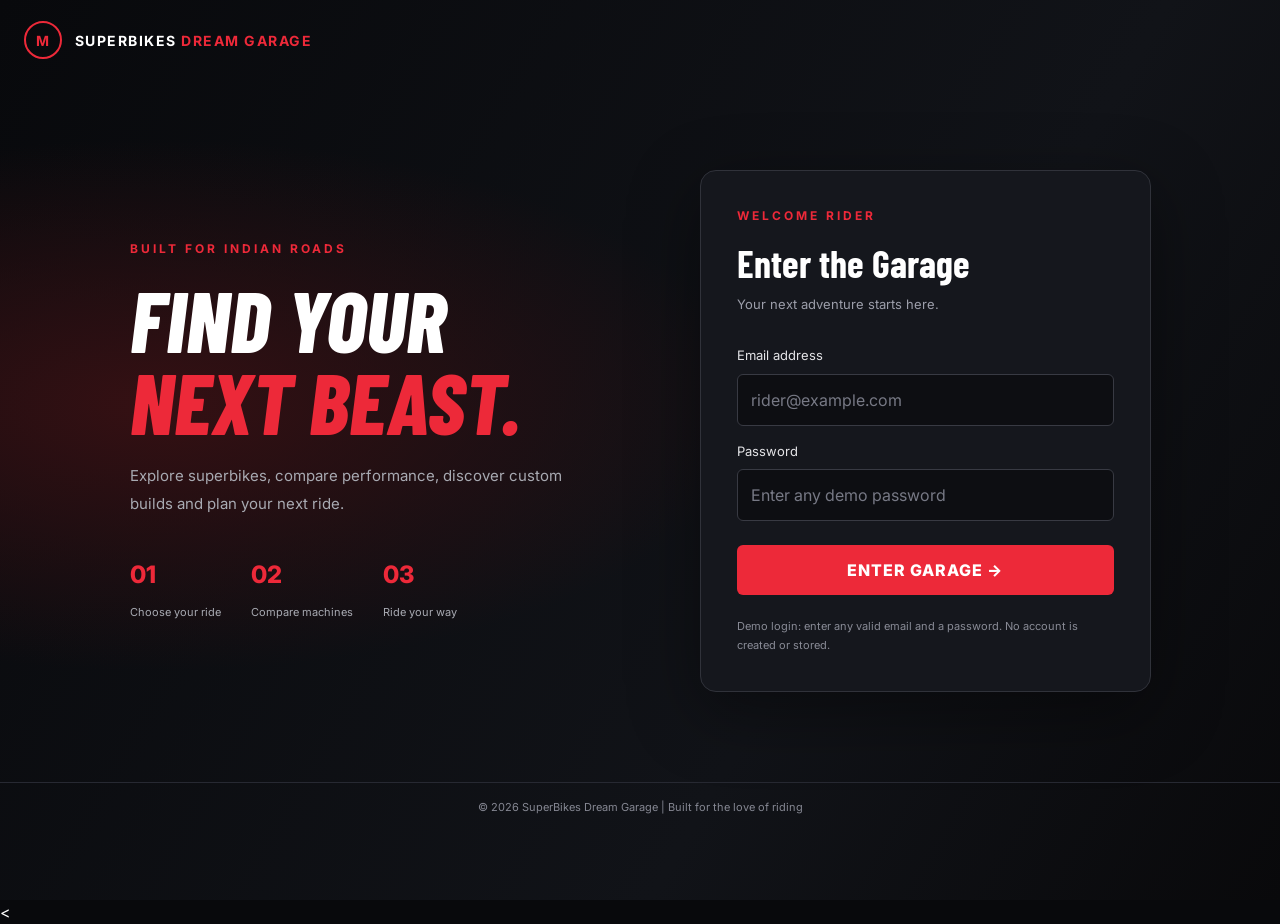
<file: login.html>
<!DOCTYPE html>
<html lang="en">
<head>
  <meta charset="UTF-8">
  <meta name="viewport" content="width=device-width, initial-scale=1.0">
  <title>Login | SuperBikes Dream Garage</title>

  <link href="https://cdn.jsdelivr.net/npm/bootstrap@5.3.3/dist/css/bootstrap.min.css"
        rel="stylesheet">

  <link rel="stylesheet" href="css/login.css">
</head>

<body>
  <div class="login-page">
    <nav class="navbar navbar-dark px-4 py-3">
      <a class="navbar-brand fw-bold" href="login.html">
        <span class="brand-mark">M</span>
        SUPERBIKES <span class="red-text">DREAM GARAGE</span>
      </a>
    </nav>

    <main class="container">
      <div class="row align-items-center justify-content-center min-vh-75">

        <div class="col-lg-6 intro">
          <p class="eyebrow">BUILT FOR INDIAN ROADS</p>

          <h1>FIND YOUR<br>
            <span class="red-text">NEXT BEAST.</span>
          </h1>

          <p class="intro-text">
            Explore superbikes, compare performance,
            discover custom builds and plan your next ride.
          </p>

          <div class="stats">
            <div>
              <h4>01</h4>
              <small>Choose your ride</small>
            </div>
            <div>
              <h4>02</h4>
              <small>Compare machines</small>
            </div>
            <div>
              <h4>03</h4>
              <small>Ride your way</small>
            </div>
          </div>
        </div>

        <div class="col-lg-5">
          <div class="login-card">
            <p class="eyebrow">WELCOME RIDER</p>
            <h2>Enter the Garage</h2>
            <p class="muted">Your next adventure starts here.</p>

            <form id="loginForm">
              <label for="email" class="form-label">Email address</label>
              <input type="email" id="email" class="form-control"
                     placeholder="rider@example.com" required>

              <label for="password" class="form-label mt-3">Password</label>
              <input type="password" id="password" class="form-control"
                     placeholder="Enter any demo password" required>

              <button type="submit" class="btn login-btn w-100 mt-4">
                ENTER GARAGE →
              </button>
            </form>

            <p class="demo-note">
              Demo login: enter any valid email and a password.
              No account is created or stored.
            </p>
          </div>
        </div>

      </div>
    </main>

    <footer class="text-center py-3">
      © 2026 SuperBikes Dream Garage | Built for the love of riding
    </footer>
  </div>

  <<script>
  document.getElementById("loginForm").addEventListener("submit", function(event) {
    event.preventDefault();

    sessionStorage.setItem("sdgDemoAccess", "true");

    window.location.href = "index.html";
  });
</script>
  </script>
</body>
</html>
</file>
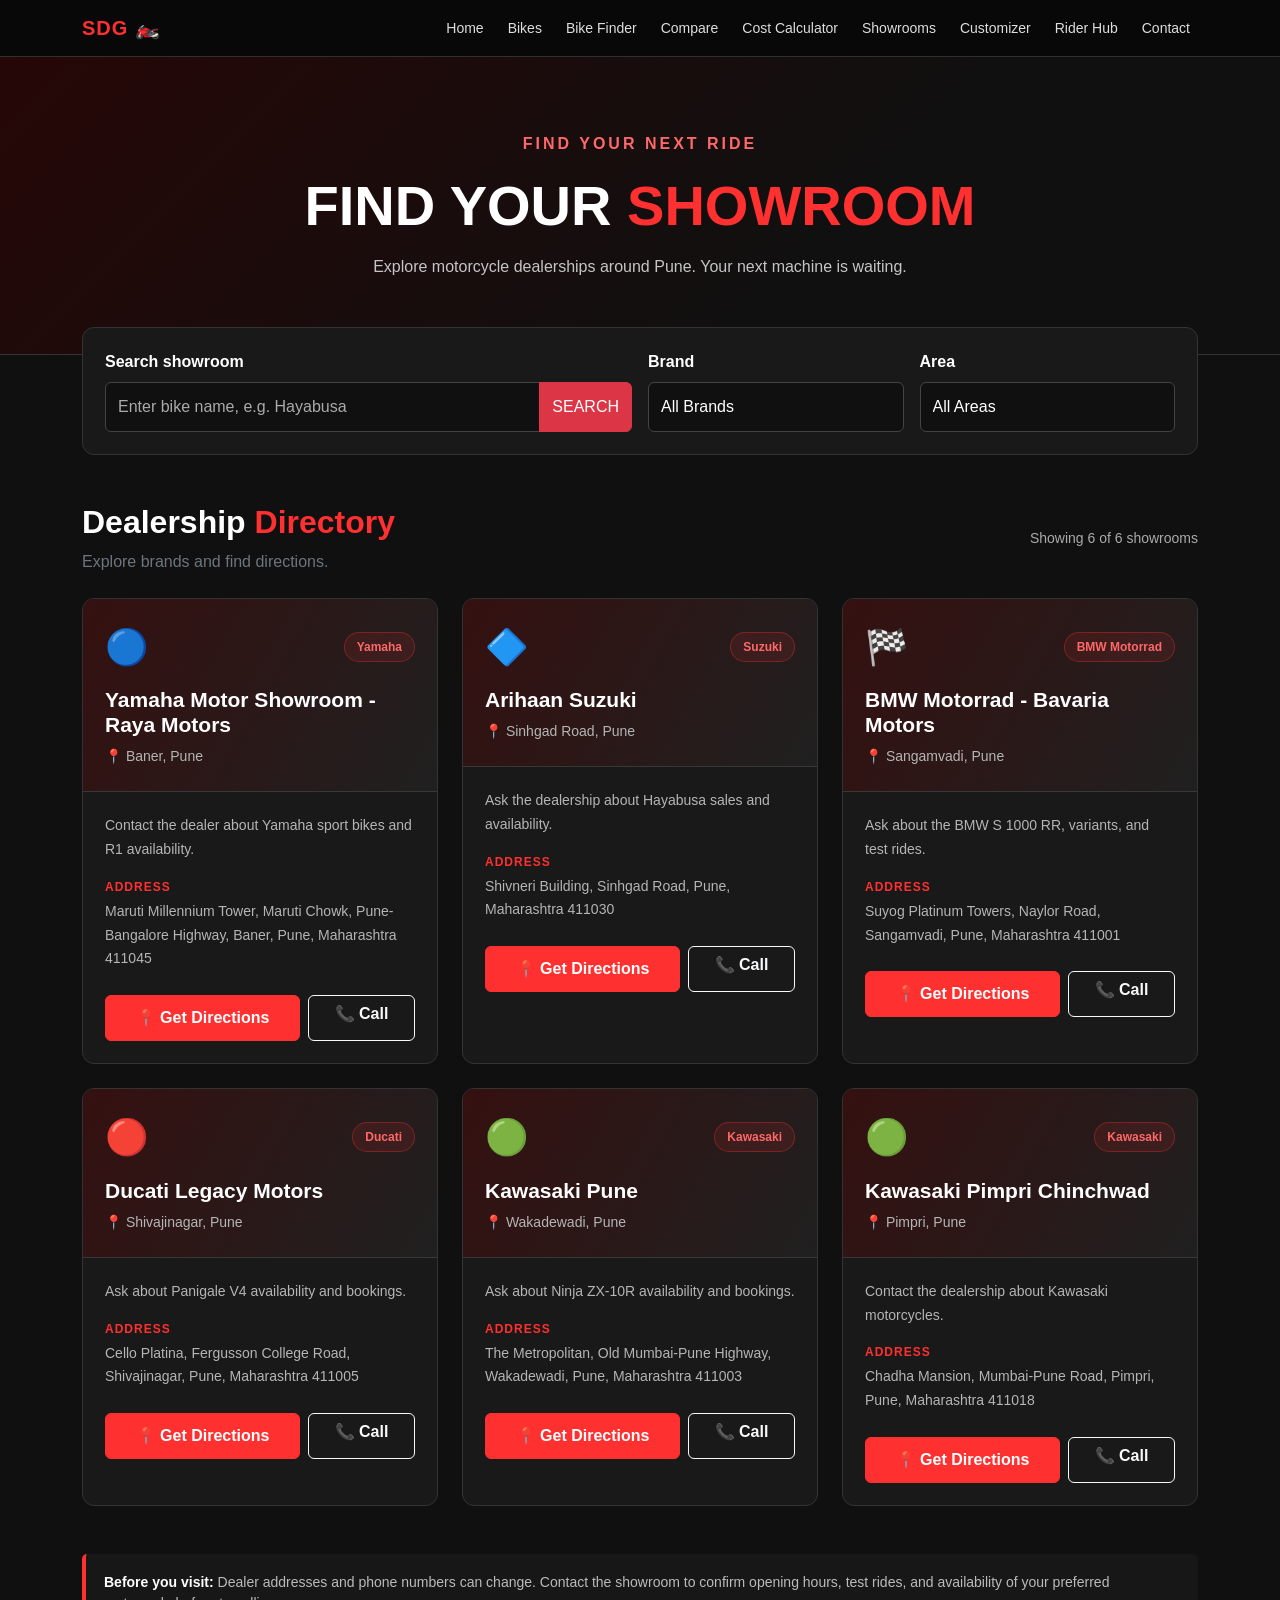
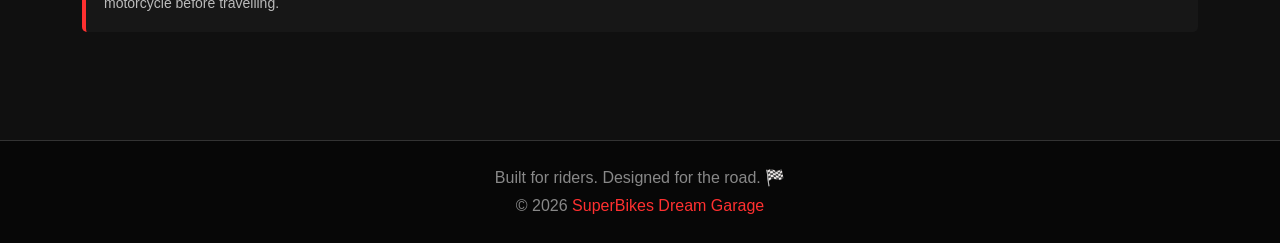
<file: showrooms.html>
<!DOCTYPE html>
<html lang="en">
<head>
  <meta charset="UTF-8">
  <meta name="viewport" content="width=device-width, initial-scale=1.0">
  <title>Showroom Locator | SuperBikes Dream Garage</title>

  <link href="https://cdn.jsdelivr.net/npm/bootstrap@5.3.3/dist/css/bootstrap.min.css" rel="stylesheet">

  <style>
    :root {
      --red: #ff3030;
      --dark: #101010;
      --card: #191919;
      --muted: #b5b5b5;
    }

    body {
      background: var(--dark);
      color: white;
      font-family: Arial, sans-serif;
    }

    .navbar {
      background: #080808;
      border-bottom: 1px solid #303030;
    }

    .navbar-brand {
      font-weight: 900;
      color: var(--red) !important;
      letter-spacing: 1px;
    }

    .nav-link {
      color: #ddd !important;
      font-size: 14px;
    }

    .nav-link:hover {
      color: var(--red) !important;
    }

    .hero {
      padding: 75px 20px;
      text-align: center;
      background: linear-gradient(135deg, #270707, #101010 65%);
      border-bottom: 1px solid #333;
    }

    .hero h1 {
      font-size: clamp(32px, 5vw, 56px);
      font-weight: 900;
      text-transform: uppercase;
    }

    .hero h1 span {
      color: var(--red);
    }

    .hero p {
      color: #c5c5c5;
    }

    .search-panel {
      background: #191919;
      padding: 22px;
      border: 1px solid #333;
      border-radius: 12px;
      margin-top: -28px;
      position: relative;
    }

    .form-control, .form-select {
      background: #101010;
      color: white;
      border: 1px solid #444;
      padding: 12px;
    }

    .form-control:focus, .form-select:focus {
      background: #101010;
      color: white;
      border-color: var(--red);
      box-shadow: 0 0 0 0.15rem #ff303044;
    }

    .form-control::placeholder {
      color: #aaa;
    }

    .form-select option {
      background: #101010;
      color: white;
    }

    .section-title {
      font-weight: 800;
      margin-bottom: 8px;
    }

    .section-title span {
      color: var(--red);
    }

    .showroom-card {
      background: var(--card);
      border: 1px solid #333;
      border-radius: 12px;
      overflow: hidden;
      height: 100%;
      transition: 0.25s;
    }

    .showroom-card:hover {
      transform: translateY(-5px);
      border-color: var(--red);
      box-shadow: 0 10px 30px #0008;
    }

    .card-top {
      background: linear-gradient(120deg, #351010, #202020);
      padding: 22px;
      border-bottom: 1px solid #383838;
    }

    .bike-icon {
      font-size: 35px;
    }

    .brand-tag {
      display: inline-block;
      background: #ff30301b;
      color: #ff6868;
      border: 1px solid #ff303055;
      border-radius: 30px;
      padding: 5px 12px;
      font-size: 12px;
      font-weight: bold;
    }

    .showroom-card h3 {
      font-size: 21px;
      font-weight: 800;
      margin-top: 14px;
    }

    .showroom-card p {
      color: var(--muted);
      font-size: 14px;
      line-height: 1.7;
    }

    .card-body {
      padding: 22px;
    }

    .detail-label {
      color: var(--red);
      font-size: 12px;
      font-weight: bold;
      text-transform: uppercase;
      letter-spacing: 1px;
    }

    .btn-red {
      background: var(--red);
      color: white;
      border: 1px solid var(--red);
      font-weight: bold;
      padding: 10px 16px;
    }

    .btn-red:hover {
      background: #d82020;
      color: white;
    }

    .btn-outline-light {
      font-weight: bold;
    }

    .result-count {
      color: #aaa;
      font-size: 14px;
    }

    .empty-state {
      display: none;
      text-align: center;
      padding: 45px 20px;
      color: #bbb;
      border: 1px dashed #444;
      border-radius: 12px;
    }

    .info-box {
      background: #171717;
      border-left: 4px solid var(--red);
      padding: 18px;
      border-radius: 5px;
      color: #bbb;
      font-size: 14px;
    }

    footer {
      background: #070707;
      border-top: 1px solid #333;
      color: #888;
      text-align: center;
      padding: 25px 12px;
      margin-top: 60px;
    }

    footer span {
      color: var(--red);
    }
  </style>
</head>

<body>

<nav class="navbar navbar-expand-lg navbar-dark sticky-top">
  <div class="container">
    <a class="navbar-brand" href="index.html">SDG 🏍️</a>

    <button class="navbar-toggler" type="button"
      data-bs-toggle="collapse" data-bs-target="#mainNav"
      aria-label="Toggle navigation">
      <span class="navbar-toggler-icon"></span>
    </button>

    <div class="collapse navbar-collapse" id="mainNav">
      <ul class="navbar-nav ms-auto gap-lg-2">
        <li class="nav-item"><a class="nav-link" href="index.html">Home</a></li>
        <li class="nav-item"><a class="nav-link" href="bikes.html">Bikes</a></li>
        <li class="nav-item"><a class="nav-link" href="finder.html">Bike Finder</a></li>
        <li class="nav-item"><a class="nav-link" href="compare.html">Compare</a></li>
        <li class="nav-item"><a class="nav-link" href="cost-calculator.html">Cost Calculator</a></li>
        <li class="nav-item"><a class="nav-link" href="showrooms.html">Showrooms</a></li>
        <li class="nav-item"><a class="nav-link" href="customizer.html">Customizer</a></li>
        <li class="nav-item"><a class="nav-link" href="community.html">Rider Hub</a></li>
        <li class="nav-item"><a class="nav-link" href="contact.html">Contact</a></li>
      </ul>
    </div>
  </div>
</nav>

<header class="hero">
  <div class="container">
    <p class="text-uppercase fw-bold" style="color:#ff6868;letter-spacing:3px">
      Find Your Next Ride
    </p>
    <h1>Find Your <span>Showroom</span></h1>
    <p class="mt-3 mb-0">
      Explore motorcycle dealerships around Pune. Your next machine is waiting.
    </p>
  </div>
</header>

<main class="container pb-4">

  <section class="search-panel">
    <div class="row g-3 align-items-end">
      <div class="col-md-6">
        <label for="searchInput" class="form-label fw-bold">Search showroom</label>
        <div class="input-group">
  <input type="search" id="searchInput" class="form-control"
    placeholder="Enter bike name, e.g. Hayabusa">

  <button type="button" class="btn btn-danger"
    id="searchButton">
    SEARCH
  </button>
</div>
      </div>

      <div class="col-md-3">
        <label for="brandFilter" class="form-label fw-bold">Brand</label>
        
<select id="brandFilter" class="form-select">
  <option value="all">All Brands</option>
  <option value="Yamaha">Yamaha</option>
  <option value="Suzuki">Suzuki</option>
  <option value="BMW Motorrad">BMW Motorrad</option>
  <option value="Ducati">Ducati</option>
  <option value="Kawasaki">Kawasaki</option>
</select>
      </div>

      <div class="col-md-3">
        <label for="areaFilter" class="form-label fw-bold">Area</label>
        
<select id="areaFilter" class="form-select">
  <option value="all">All Areas</option>
  <option value="Baner">Baner</option>
  <option value="Sinhgad Road">Sinhgad Road</option>
  <option value="Sangamvadi">Sangamvadi</option>
  <option value="Shivajinagar">Shivajinagar</option>
  <option value="Wakadewadi">Wakadewadi</option>
  <option value="Pimpri">Pimpri-Chinchwad</option>
</select>
      </div>
    </div>
  </section>

  <section class="py-5">
    <div class="d-flex flex-wrap justify-content-between align-items-center gap-2 mb-4">
      <div>
        <h2 class="section-title">Dealership <span>Directory</span></h2>
        <p class="text-secondary mb-0">Explore brands and find directions.</p>
      </div>
      <span class="result-count" id="resultCount" aria-live="polite"></span>
    </div>

    <div class="row g-4" id="showroomGrid"></div>

    <div class="empty-state mt-3" id="emptyState">
      <div style="font-size:40px">🏍️</div>
      <h4 class="mt-3">No showrooms found</h4>
      <p>Try another brand, area, or search keyword.</p>
      <button class="btn btn-outline-light" id="resetButton">Reset Filters</button>
    </div>
  </section>

  <section class="mb-4">
    <div class="info-box">
      <strong class="text-white">Before you visit:</strong>
      Dealer addresses and phone numbers can change. Contact the showroom
      to confirm opening hours, test rides, and availability of your preferred
      motorcycle before travelling.
    </div>
  </section>

</main>

<footer>
  <p class="mb-1">Built for riders. Designed for the road. 🏁</p>
  <p class="mb-0">© 2026 <span>SuperBikes Dream Garage</span></p>
</footer>

<script src="https://cdn.jsdelivr.net/npm/bootstrap@5.3.3/dist/js/bootstrap.bundle.min.js"></script>

<script>
  
const showrooms = [
  {
    name: "Yamaha Motor Showroom - Raya Motors",
    brand: "Yamaha",
    area: "Baner",
    address: "Maruti Millennium Tower, Maruti Chowk, Pune-Bangalore Highway, Baner, Pune, Maharashtra 411045",
    phone: "9175017272",
    models: ["Yamaha YZF-R1", "R1"],
    description: "Contact the dealer about Yamaha sport bikes and R1 availability.",
    icon: "🔵"
  },
  {
    name: "Arihaan Suzuki",
    brand: "Suzuki",
    area: "Sinhgad Road",
    address: "Shivneri Building, Sinhgad Road, Pune, Maharashtra 411030",
    phone: "7065046334",
    models: ["Suzuki Hayabusa", "Hayabusa", "GSX1300R"],
    description: "Ask the dealership about Hayabusa sales and availability.",
    icon: "🔷"
  },
  {
    name: "BMW Motorrad - Bavaria Motors",
    brand: "BMW Motorrad",
    area: "Sangamvadi",
    address: "Suyog Platinum Towers, Naylor Road, Sangamvadi, Pune, Maharashtra 411001",
    phone: "8287055000",
    models: ["BMW S 1000 RR", "S 1000 RR", "S1000RR"],
    description: "Ask about the BMW S 1000 RR, variants, and test rides.",
    icon: "🏁"
  },
  {
    name: "Ducati Legacy Motors",
    brand: "Ducati",
    area: "Shivajinagar",
    address: "Cello Platina, Fergusson College Road, Shivajinagar, Pune, Maharashtra 411005",
    phone: "2029529151",
    models: ["Ducati Panigale V4", "Panigale V4"],
    description: "Ask about Panigale V4 availability and bookings.",
    icon: "🔴"
  },
  {
    name: "Kawasaki Pune",
    brand: "Kawasaki",
    area: "Wakadewadi",
    address: "The Metropolitan, Old Mumbai-Pune Highway, Wakadewadi, Pune, Maharashtra 411003",
    phone: "7666902090",
    models: ["Kawasaki Ninja ZX-10R", "Ninja ZX-10R", "ZX10R", "ZX-10R"],
    description: "Ask about Ninja ZX-10R availability and bookings.",
    icon: "🟢"
  },
  {
    name: "Kawasaki Pimpri Chinchwad",
    brand: "Kawasaki",
    area: "Pimpri",
    address: "Chadha Mansion, Mumbai-Pune Road, Pimpri, Pune, Maharashtra 411018",
    phone: "7030900280",
    models: ["Kawasaki Ninja ZX-10R", "Ninja ZX-10R", "ZX10R", "ZX-10R"],
    description: "Contact the dealership about Kawasaki motorcycles.",
    icon: "🟢"
  }
];


  const grid = document.getElementById("showroomGrid");
  const searchInput = document.getElementById("searchInput");
  const brandFilter = document.getElementById("brandFilter");
  const areaFilter = document.getElementById("areaFilter");
  const resultCount = document.getElementById("resultCount");
  const emptyState = document.getElementById("emptyState");

  function renderShowrooms() {
    const search = searchInput.value.trim().toLowerCase();
    const brand = brandFilter.value;
    const area = areaFilter.value;

    
const filtered = showrooms.filter(showroom => {
  const searchText = search.toLowerCase();

  const searchableText = [
    showroom.name,
    showroom.brand,
    showroom.area,
    showroom.address,
    ...(showroom.models || [])
  ].join(" ").toLowerCase();

  return searchableText.includes(searchText) &&
    (brand === "all" || showroom.brand === brand) &&
    (area === "all" || showroom.area === area);
});


    resultCount.textContent =
      "Showing " + filtered.length + " of " + showrooms.length + " showrooms";

    grid.innerHTML = filtered.map(showroom => {
      const mapsUrl =
        "https://www.google.com/maps/search/?api=1&query=" +
        encodeURIComponent(showroom.address);

      const phoneButton = showroom.phone
        ? `<a class="btn btn-outline-light flex-fill" href="tel:${showroom.phone}">📞 Call</a>`
        : "";

      return `
        <div class="col-md-6 col-lg-4">
          <article class="showroom-card">
            <div class="card-top">
              <div class="d-flex justify-content-between align-items-center">
                <span class="bike-icon">${showroom.icon}</span>
                <span class="brand-tag">${showroom.brand}</span>
              </div>
              <h3>${showroom.name}</h3>
              <p class="mb-0">📍 ${showroom.area}, Pune</p>
            </div>

            <div class="card-body">
              <p>${showroom.description}</p>

              <div class="mb-3">
                <div class="detail-label mb-1">Address</div>
                <p class="mb-0">${showroom.address}</p>
              </div>

              <div class="d-flex gap-2 mt-4">
                <a class="btn btn-red flex-fill"
                   href="${mapsUrl}" target="_blank"
                   rel="noopener noreferrer">📍 Get Directions</a>
                ${phoneButton}
              </div>
            </div>
          </article>
        </div>
      `;
    }).join("");

    emptyState.style.display = filtered.length ? "none" : "block";
  }

  // Search while typing
document.getElementById("searchButton")
  .addEventListener("click", renderShowrooms);

searchInput.addEventListener("keydown", function(event) {
  if (event.key === "Enter") {
    event.preventDefault();
    renderShowrooms();
  }
});

// Brand and area filters
brandFilter.addEventListener("change", renderShowrooms);
areaFilter.addEventListener("change", renderShowrooms);

  document.getElementById("resetButton").addEventListener("click", () => {
    searchInput.value = "";
    brandFilter.value = "all";
    areaFilter.value = "all";
    renderShowrooms();
  });

  renderShowrooms();
</script>

</body>
</html>
</file>
<file: css/style.css>
/* GENERAL SETTINGS */
:root {
    --bg-dark: #101010;
    --bg-card: #1b1b1b;
    --accent-red: #e63946;
    --text-white: #f5f5f5;
    --text-muted: #b4b4b4;
}

* {
    box-sizing: border-box;
}

body {
    margin: 0;
    background: var(--bg-dark);
    color: var(--text-white);
    font-family: Arial, Helvetica, sans-serif;
}

a {
    text-decoration: none;
}

.text-red {
    color: var(--accent-red);
}

.brand-accent {
    color: var(--accent-red);
}

/* NAVIGATION */
.garage-nav {
    background: #101010;
    border-bottom: 1px solid #303030;
    padding: 18px 0;
}

.navbar-brand {
    letter-spacing: 1px;
}

.nav-link {
    margin-left: 12px;
    transition: color 0.3s ease;
}

.nav-link:hover,
.nav-link.active {
    color: var(--accent-red) !important;
}

/* HERO SECTION */
.hero-section {
    min-height: 80vh;
    position: relative;
    display: flex;
    align-items: center;
    background:
        linear-gradient(90deg,
            rgba(0, 0, 0, 0.95) 0%,
            rgba(0, 0, 0, 0.75) 48%,
            rgba(0, 0, 0, 0.2) 100%),
        url("https://images.unsplash.com/photo-1558981806-ec527fa84c39?auto=format&fit=crop&w=1800&q=90")
        center 55% / cover no-repeat;
}

.min-vh-75 {
    min-height: 70vh;
}

.hero-content {
    padding-top: 60px;
    padding-bottom: 60px;
}

.eyebrow {
    color: var(--accent-red);
    font-size: 0.8rem;
    font-weight: bold;
    letter-spacing: 3px;
    margin-bottom: 20px;
}

.hero-section h1 {
    font-size: clamp(2.8rem, 6vw, 5.5rem);
    line-height: 1.05;
    font-weight: 900;
    letter-spacing: -2px;
}

.hero-description {
    max-width: 520px;
    color: #d0d0d0;
    line-height: 1.8;
    margin: 25px 0 30px;
}

.btn-danger {
    background: var(--accent-red);
    border-color: var(--accent-red);
}

.btn-danger:hover {
    background: #bd2634;
    border-color: #bd2634;
    transform: translateY(-2px);
}

.btn {
    transition: all 0.25s ease;
}

.hero-bottom {
    display: flex;
    justify-content: space-between;
    padding: 18px 0;
    border-top: 1px solid #777;
    font-size: 0.72rem;
    letter-spacing: 2px;
    color: #ddd;
}

/* CONTENT SECTIONS */
.section-padding {
    padding: 90px 0;
}

.section-title {
    font-size: clamp(2rem, 4vw, 3.2rem);
    font-weight: 800;
    line-height: 1.15;
}

.section-description {
    color: var(--text-muted);
    line-height: 1.8;
    max-width: 620px;
}

/* FEATURE CARDS */
.feature-card {
    height: 100%;
    background: var(--bg-card);
    border: 1px solid #333;
    padding: 30px;
    transition: transform 0.3s, border-color 0.3s;
}

.feature-card:hover {
    transform: translateY(-7px);
    border-color: var(--accent-red);
}

.feature-icon {
    color: var(--accent-red);
    font-size: 2rem;
    font-weight: 900;
    margin-bottom: 25px;
}

.feature-card h3 {
    font-size: 1.35rem;
    font-weight: bold;
}

.feature-card p {
    color: var(--text-muted);
    line-height: 1.7;
    margin: 18px 0;
}

.feature-card a {
    color: var(--accent-red);
    font-size: 0.8rem;
    font-weight: bold;
    letter-spacing: 1px;
}

/* FEATURED BIKE */
.featured-section {
    padding: 80px 0;
    background: #171717;
}

.featured-image {
    width: 100%;
    height: 420px;
    object-fit: cover;
    border-radius: 5px;
}

/* FOOTER */
.garage-footer {
    padding: 25px 0;
    background: #090909;
    border-top: 1px solid #303030;
    color: #999;
    font-size: 0.8rem;
}

/* MOBILE RESPONSIVENESS */
@media (max-width: 767px) {
    .hero-section {
        min-height: auto;
        background-position: 60% center;
    }

    .hero-section h1 {
        letter-spacing: -1px;
    }

    .hero-content {
        padding-top: 75px;
        padding-bottom: 65px;
    }

    .hero-section .btn {
        margin: 5px 0;
        font-size: 0.85rem;
    }

    .hero-section .btn-outline-light {
        margin-left: 0 !important;
    }

    .hero-bottom {
        gap: 12px;
        font-size: 0.58rem;
        letter-spacing: 1px;
    }

    .section-padding,
    .featured-section {
        padding: 55px 0;
    }

    .featured-image {
        height: 280px;
    }
}
</file>
<file: css/login.css>
@import url('https://fonts.googleapis.com/css2?family=Barlow+Condensed:wght@500;600;700;800&family=Inter:wght@400;500;600;700&display=swap');

* {
  box-sizing: border-box;
}

body {
  margin: 0;
  background: #08090c;
  color: #ffffff;
  font-family: 'Inter', sans-serif;
}

.login-page {
  min-height: 100vh;
  background:
    radial-gradient(ellipse at 12% 45%, #351013 0%, transparent 38%),
    linear-gradient(120deg, #08090c, #111318 65%, #09090b);
  overflow: hidden;
}

.navbar-brand {
  letter-spacing: 1.5px;
  font-size: 14px;
}

.brand-mark {
  display: inline-flex;
  align-items: center;
  justify-content: center;
  width: 38px;
  height: 38px;
  margin-right: 8px;
  border: 2px solid #ed2939;
  border-radius: 50%;
  color: #ed2939;
}

.red-text {
  color: #ed2939;
}

.min-vh-75 {
  min-height: 78vh;
  padding-top: 35px;
  padding-bottom: 35px;
}

.eyebrow {
  color: #ed2939;
  font-size: 12px;
  font-weight: 700;
  letter-spacing: 3px;
}

.intro h1 {
  margin: 20px 0;
  font-family: 'Barlow Condensed', sans-serif;
  font-size: clamp(52px, 7vw, 86px);
  font-weight: 800;
  line-height: 0.95;
  font-style: italic;
}

.intro-text {
  max-width: 450px;
  color: #a8aab2;
  line-height: 1.9;
  font-size: 15px;
}

.stats {
  display: flex;
  flex-wrap: wrap;
  gap: 30px;
  margin-top: 42px;
}

.stats h4 {
  color: #ed2939;
  font-weight: 800;
}

.stats small {
  color: #a8aab2;
  font-size: 11px;
}

.login-card {
  padding: 36px;
  background: rgba(22, 24, 30, 0.94);
  border: 1px solid #30323a;
  border-radius: 16px;
  box-shadow: 0 20px 70px rgba(0, 0, 0, 0.4);
}

.login-card h2 {
  font-family: 'Barlow Condensed', sans-serif;
  font-size: 38px;
  font-weight: 700;
}

.muted {
  color: #9c9eaa;
  font-size: 13px;
  margin-bottom: 28px;
}

.form-label {
  color: #e4e4e7;
  font-size: 13px;
}

.form-control {
  padding: 13px;
  background: #0d0e12;
  border: 1px solid #383a43;
  color: white;
}

.form-control:focus {
  background: #0d0e12;
  color: white;
  border-color: #ed2939;
  box-shadow: 0 0 0 0.2rem rgba(237, 41, 57, 0.15);
}

.form-control::placeholder {
  color: #777985;
}

.login-btn {
  padding: 13px;
  background: #ed2939;
  color: white;
  font-weight: 800;
  letter-spacing: 1px;
  border: none;
}

.login-btn:hover {
  background: #c91d2c;
  color: white;
}

.demo-note {
  color: #898b96;
  font-size: 11px;
  line-height: 1.7;
  margin-top: 22px;
  margin-bottom: 0;
}

footer {
  color: #858792;
  font-size: 11px;
  border-top: 1px solid #272932;
}

@media (max-width: 991px) {
  .intro {
    text-align: center;
    margin: 25px 0 40px;
  }

  .intro-text {
    margin: auto;
  }

  .stats {
    justify-content: center;
  }

  .login-card {
    margin-bottom: 30px;
  }
}

@media (max-width: 480px) {
  .login-card {
    padding: 24px;
  }

  .stats {
    gap: 18px;
  }
}
```css
/* ==========================
   HOME PAGE - DREAM GARAGE
========================== */

body {
    background: #0b0c0f;
    color: #f5f5f5;
    font-family: Arial, Helvetica, sans-serif;
}

/* Navigation */
.garage-navbar {
    background: #0b0c0f;
    border-bottom: 1px solid #292a30;
    padding: 18px 0;
}

.garage-navbar .navbar-brand {
    font-size: 14px;
    letter-spacing: 1px;
}

.brand-icon {
    display: inline-flex;
    justify-content: center;
    align-items: center;
    width: 34px;
    height: 34px;
    margin-right: 8px;
    border: 2px solid #f3263b;
    border-radius: 50%;
    color: #f3263b;
}

.garage-navbar .nav-link {
    color: #c5c5cd;
    margin-left: 10px;
    font-size: 13px;
}

.garage-navbar .nav-link:hover,
.garage-navbar .nav-link.active {
    color: #f3263b;
}

/* Reusable headings */
.section-label {
    color: #ff263b;
    font-size: 11px;
    font-weight: 800;
    letter-spacing: 3px;
}

.section-heading {
    margin-bottom: 40px;
}

.section-heading h2,
.showroom-content h2 {
    font-size: clamp(28px, 4vw, 42px);
    font-weight: 900;
    margin: 12px 0;
}

.section-heading h2 span,
.showroom-content h2 span {
    color: #f3263b;
}

.section-heading > p:last-child {
    color: #a6a8b3;
}

/* Hero */
.home-hero {
    padding: 85px 0;
    background:
        radial-gradient(ellipse at left, #381014 0%, #0b0c0f 58%);
}

.hero-title {
    font-size: clamp(44px, 6vw, 76px);
    line-height: 1.02;
    font-weight: 950;
    font-style: italic;
    letter-spacing: -2px;
}

.hero-title span {
    color: #f3263b;
}

.hero-description {
    max-width: 510px;
    color: #b8bac4;
    line-height: 1.9;
    margin-top: 25px;
}

.btn-danger {
    background: #f3263b;
    border-color: #f3263b;
    font-weight: 800;
}

.btn-danger:hover {
    background: #d9152b;
    border-color: #d9152b;
}

.hero-stats {
    display: flex;
    flex-wrap: wrap;
    gap: 45px;
    margin-top: 45px;
}

.hero-stats h3 {
    color: #f3263b;
    font-size: 23px;
    font-weight: 900;
}

.hero-stats p {
    color: #a6a8b3;
    font-size: 11px;
}

.hero-bike-card {
    overflow: hidden;
    border: 1px solid #30313a;
    border-radius: 18px;
    background: #15161b;
}

.hero-bike-image {
    width: 100%;
    height: 310px;
    object-fit: cover;
}

.hero-bike-caption {
    padding: 25px;
}

.hero-bike-caption h3 {
    font-size: 20px;
    font-weight: 900;
}

.hero-bike-caption p:last-child {
    color: #a6a8b3;
    margin-bottom: 0;
}

/* Featured bikes */
.featured-section,
.categories-section,
.tools-section {
    padding: 80px 0;
}

.featured-section {
    background: #101115;
}

.bike-card {
    height: 100%;
    overflow: hidden;
    background: #17181d;
    border: 1px solid #2c2d34;
    border-radius: 14px;
    transition: transform 0.25s, border-color 0.25s;
}

.bike-card:hover {
    transform: translateY(-6px);
    border-color: #f3263b;
}

.bike-card > img {
    width: 100%;
    height: 220px;
    object-fit: cover;
}

.bike-card-content {
    padding: 24px;
}

.bike-category {
    color: #ff364a;
    font-size: 10px;
    font-weight: 800;
    letter-spacing: 2px;
}

.bike-card h3 {
    margin-top: 14px;
    font-size: 20px;
    font-weight: 800;
}

.bike-card p {
    min-height: 48px;
    color: #a6a8b3;
    font-size: 13px;
    line-height: 1.7;
}

.bike-link,
.tool-card a {
    color: #ff364a;
    text-decoration: none;
    font-size: 12px;
    font-weight: 800;
    letter-spacing: 1px;
}

.bike-link:hover,
.tool-card a:hover {
    color: white;
}

/* Riding categories */
.category-card {
    position: relative;
    display: block;
    min-height: 215px;
    padding: 25px;
    color: white;
    text-decoration: none;
    background: linear-gradient(145deg, #1b1c22, #111216);
    border: 1px solid #30313a;
    border-radius: 12px;
    transition: 0.25s;
}

.category-card:hover {
    color: white;
    border-color: #f3263b;
    background: #201216;
    transform: translateY(-5px);
}

.category-number {
    color: #ff364a;
    font-size: 12px;
    font-weight: 800;
}

.category-card h3 {
    margin-top: 30px;
    font-size: 22px;
    font-weight: 900;
}

.category-card p {
    color: #a6a8b3;
    font-size: 13px;
    line-height: 1.7;
}

.category-arrow {
    position: absolute;
    top: 20px;
    right: 22px;
    color: #ff364a;
    font-size: 22px;
}

/* Smart tools */
.tools-section {
    background: #101115;
}

.tool-card {
    height: 100%;
    padding: 30px;
    background: #17181d;
    border: 1px solid #2c2d34;
    border-radius: 12px;
    transition: 0.25s;
}

.tool-card:hover {
    border-color: #f3263b;
    transform: translateY(-4px);
}

.tool-icon {
    display: flex;
    align-items: center;
    justify-content: center;
    width: 48px;
    height: 48px;
    margin-bottom: 22px;
    color: #ff364a;
    background: #2b1419;
    border-radius: 10px;
    font-size: 26px;
}

.tool-card h3 {
    font-size: 20px;
    font-weight: 800;
}

.tool-card p {
    min-height: 65px;
    margin-top: 12px;
    color: #a6a8b3;
    font-size: 13px;
    line-height: 1.8;
}

/* Showroom banner */
.showroom-banner {
    padding: 80px 0;
    background: linear-gradient(100deg, #310f14, #101115);
    border-top: 1px solid #302126;
    border-bottom: 1px solid #302126;
}

.showroom-content {
    max-width: 700px;
}

.showroom-content > p:not(.section-label) {
    color: #c0c0c8;
    margin: 20px 0 28px;
}

/* Footer */
.garage-footer {
    padding: 40px 0 20px;
    text-align: center;
    background: #090a0c;
}

.garage-footer h5 {
    font-size: 15px;
    font-weight: 900;
    letter-spacing: 1px;
}

.garage-footer h5 span {
    color: #f3263b;
}

.garage-footer p {
    color: #a6a8b3;
    font-size: 12px;
}

.garage-footer a {
    color: #ff364a;
    text-decoration: none;
}

.garage-footer .copyright {
    padding-top: 20px;
    margin-top: 25px;
    border-top: 1px solid #292a30;
}

/* Mobile adjustments */
@media (max-width: 767px) {
    .home-hero {
        padding: 55px 0;
    }

    .hero-stats {
        gap: 22px;
    }

    .hero-bike-image {
        height: 230px;
    }

    .featured-section,
    .categories-section,
    .tools-section,
    .showroom-banner {
        padding: 55px 0;
    }
}
</file>
